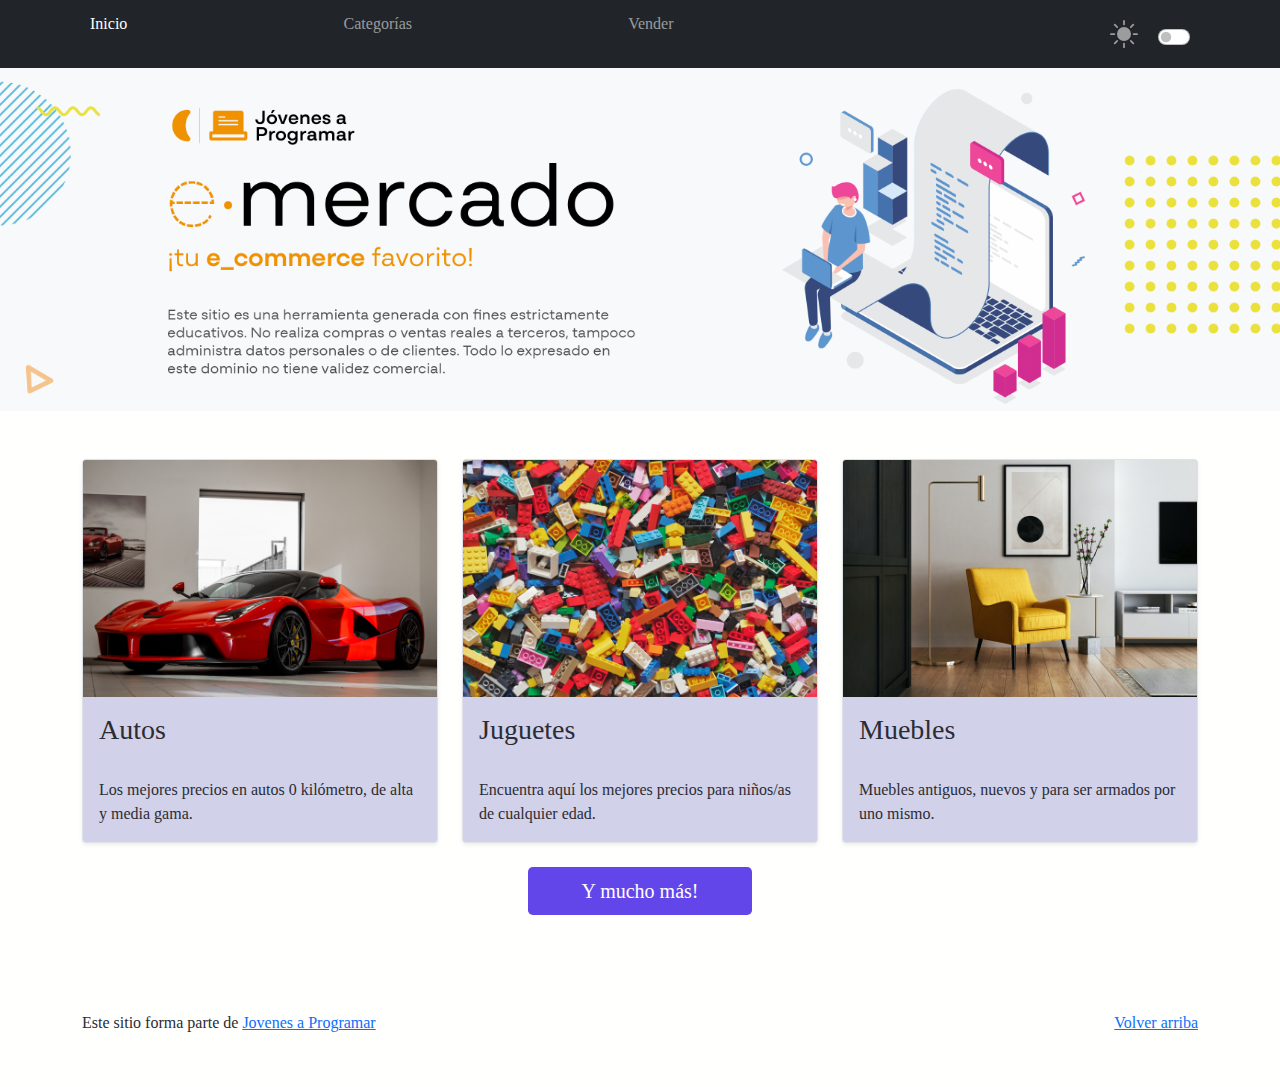
<file: index.html>
<!DOCTYPE html>
<html lang="es">

<head>
  <meta http-equiv="Content-Type" content="text/html; charset=UTF-8">
  <meta name="viewport" content="width=device-width, initial-scale=1, shrink-to-fit=no">
  <title>eMercado - Todo lo que busques está aquí</title>

  <link href="https://fonts.googleapis.com/css?family=Raleway:300,300i,400,400i,700,700i,900,900i" rel="stylesheet">
  <link href="css/bootstrap.min.css" rel="stylesheet">
  <link href="css/styles.css" rel="stylesheet">
  
  
  
  
</head>

<body>
  <!-- El DIV OVERLAY sirve para dar el mensaje de alerta cuando NO HAY DATOS DE SESION EN LOCAL STORAGE  -->
  <div id="overlay">
    <div id="message"><p>Hemos notado que no iniciaste sesion <br> Para mejorar tu experiencia te enviaremos al Login</p></div>
  </div>
<!-- --------------------------------------------------------------------------------------------------------- -->
  <!-- El DIV OVERLAY sirve para dar el mensaje de alerta cuando NO HAY DATOS DE SESION EN LOCAL STORAGE  -->
  <div id="overlay">
    <div id="message"><p>Hemos notado que no iniciaste sesion <br> Para mejorar tu experiencia te enviaremos al Login</p></div>
  </div>
<!-- --------------------------------------------------------------------------------------------------------- -->
  <nav class="navbar navbar-expand-lg navbar-dark bg-dark p-1">
    <div class="container">
      <button class="navbar-toggler" type="button" data-bs-toggle="collapse" data-bs-target="#navbarNav"
        aria-controls="navbarNav" aria-expanded="false" aria-label="Toggle navigation">
        <span class="navbar-toggler-icon"></span>
      </button>
      <div class="collapse navbar-collapse" id="navbarNav">
        <ul class="navbar-nav w-100 justify-content-between">
          <li class="nav-item">
            <a class="nav-link active" href="index.html">Inicio</a>
          </li>
          <li class="nav-item">
            <a class="nav-link" href="categories.html">Categorías</a>
          </li>
          <li class="nav-item">
            <a class="nav-link" href="sell.html">Vender</a>
          </li>
          <li class="nav-item">
            <a class="nav-link" id="user-email" data-bs-toggle="offcanvas" href="#offcanvasExample" role="button" aria-controls="offcanvasExample" >Tu Correo</a>
        </li>
        <li class="nav-item">
          <a class="nav-link inactiveLink" id="dark-theme" href=""></a>
          
      
      </li>
    </ul>
    <div class="form-check form-switch pt-1" title="Cambiar tema">
      <input class="form-check-input" type="checkbox" role="switch" id="theme-selector">
    </div>
</div>
</div>
</nav>
<div class="offcanvas offcanvas-end" tabindex="-1" id="offcanvasExample" aria-labelledby="offcanvasExampleLabel">
  <div class="offcanvas-header">
    <h5 class="offcanvas-title" id="sidebarEmail"></h5>
    <button type="button" class="btn-close" data-bs-dismiss="offcanvas" aria-label="Close"></button>
  </div>
  <div class="offcanvas-body">
    <div>
      <div class="sidebar-links">
        <ul class="sidebar-list">
          <li>
            <a class="sidebar-list" id="" href="my-profile.html"><svg viewBox="0 0 8.4666669 8.4666669" 
              id="svg8" version="1.1" xmlns="http://www.w3.org/2000/svg" xmlns:cc="http://creativecommons.org/ns#"
               xmlns:dc="http://purl.org/dc/elements/1.1/" xmlns:inkscape="http://www.inkscape.org/namespaces/inkscape"
                xmlns:rdf="http://www.w3.org/1999/02/22-rdf-syntax-ns#" xmlns:sodipodi="http://sodipodi.sourceforge.net/DTD/sodipodi-0.dtd"
                 xmlns:svg="http://www.w3.org/2000/svg" fill="#000000" stroke="#000000"><g id="SVGRepo_bgCarrier" stroke-width="0">
                  
                 </g><g id="SVGRepo_tracerCarrier" stroke-linecap="round" stroke-linejoin="round"></g><g id="SVGRepo_iconCarrier"> <defs id="defs2"></defs> <g id="layer1" transform="translate(0,-288.53332)"> <path d="M 15.996094 1.0039062 C 11.589664 1.0039062 8.0019573 4.5916469 8.0019531 8.9980469 C 8.0019557 11.774941 9.4291681 14.22817 11.585938 15.664062 C 5.4606227 17.55205 0.99608756 23.262484 0.99609375 30 A 1.0001 1.0001 0 0 0 2 31.003906 L 30 31.003906 A 1.0001 1.0001 0 0 0 30.996094 30 C 30.9961 23.263163 26.534518 17.552631 20.410156 15.664062 C 22.569029 14.228159 23.998044 11.774891 23.998047 8.9980469 C 23.998043 4.5916469 20.402524 1.0039062 15.996094 1.0039062 z M 15.996094 2.9960938 C 19.321645 2.9960938 21.998044 5.6725162 21.998047 8.9980469 C 21.998044 12.323615 19.321645 15 15.996094 15 C 12.670543 15 10.001956 12.323615 10.001953 8.9980469 C 10.001956 5.6725162 12.670543 2.9960938 15.996094 2.9960938 z M 15.996094 17 C 22.834013 17 28.271717 22.305487 28.804688 29.003906 L 3.1972656 29.003906 C 3.7302358 22.305487 9.1581737 17 15.996094 17 z " id="path935" style="color:#FFFFFF;font-style:normal;font-variant:normal;font-weight:normal;font-stretch:normal;font-size:medium;line-height:normal;font-family:sans-serif;font-variant-ligatures:normal;font-variant-position:normal;font-variant-caps:normal;font-variant-numeric:normal;font-variant-alternates:normal;font-feature-settings:normal;text-indent:0;text-align:start;text-decoration:none;text-decoration-line:none;text-decoration-style:solid;text-decoration-color:#FFFFFF;letter-spacing:normal;word-spacing:normal;text-transform:none;writing-mode:lr-tb;direction:ltr;text-orientation:mixed;dominant-baseline:auto;baseline-shift:baseline;text-anchor:start;white-space:normal;shape-padding:0;clip-rule:nonzero;display:inline;overflow:visible;visibility:visible;opacity:1;isolation:auto;mix-blend-mode:normal;color-interpolation:sRGB;color-interpolation-filters:linearRGB;solid-color:#FFFFFF;solid-opacity:1;vector-effect:none;fill:#FFFFFF;fill-opacity:1;fill-rule:nonzero;stroke:none;stroke-width:1.99999988;stroke-linecap:round;stroke-linejoin:round;stroke-miterlimit:4;stroke-dasharray:none;stroke-dashoffset:0;stroke-opacity:1;paint-order:stroke fill markers;color-rendering:auto;image-rendering:auto;shape-rendering:auto;text-rendering:auto;enable-background:accumulate" transform="matrix(0.26458333,0,0,0.26458333,0,288.53332)"></path> </g> </g></svg>Mi perfil</a>
          </li>
          <li>
            <a class="sidebar-list" id="" href="cart.html"><svg viewBox="0 0 24 24" fill="none" xmlns="http://www.w3.org/2000/svg" stroke="#000000"><g id="SVGRepo_bgCarrier" stroke-width="0"></g><g id="SVGRepo_tracerCarrier" stroke-linecap="round" stroke-linejoin="round"></g><g id="SVGRepo_iconCarrier"> <path d="M6.29977 5H21L19 12H7.37671M20 16H8L6 3H3M9 20C9 20.5523 8.55228 21 8 21C7.44772 21 7 20.5523 7 20C7 19.4477 7.44772 19 8 19C8.55228 19 9 19.4477 9 20ZM20 20C20 20.5523 19.5523 21 19 21C18.4477 21 18 20.5523 18 20C18 19.4477 18.4477 19 19 19C19.5523 19 20 19.4477 20 20Z" stroke="#FFFFFF" stroke-width="2" stroke-linecap="round" stroke-linejoin="round"></path> </g></svg>Carrito</a>
          </li>
        </ul>

      </div>
      <a class="sidebar-content text-decoration-none" id="cerrarSesion" href="login.html">Cerrar Sesión</a>
    </div>
  </div>
</div>
  <main>
    <img id="coverIndex" src="img/cover_back.png" alt="cover de la pagina">
    <div class="album py-5 cardContainer">
      <div class="container">
        <div class="row">
          <div class="col-md-4">
            <div class="card mb-4 shadow-sm custom-card cursor-active border" id="autos">
              <img class="bd-placeholder-img card-img-top" src="img/cars_index.jpg"
                alt="Imgagen representativa de la categoría 'Autos'">
              <h3 class="m-3">Autos</h3>
              <div class="card-body">
                <p class="card-text">Los mejores precios en autos 0 kilómetro, de alta y media gama.</p>
              </div>
            </div>
          </div>
          <div class="col-md-4">
            <div class="card mb-4 shadow-sm custom-card cursor-active border" id="juguetes">
              <img class="bd-placeholder-img card-img-top" src="img/toys_index.jpg"
                alt="Imgagen representativa de la categoría 'Juguetes'">
              <h3 class="m-3">Juguetes</h3>
              <div class="card-body">
                <p class="card-text">Encuentra aquí los mejores precios para niños/as de cualquier edad.</p>
              </div>
            </div>
          </div>
          <div class="col-md-4">
            <div class="card mb-4 shadow-sm custom-card cursor-active border" id="muebles">
              <img class="bd-placeholder-img card-img-top" src="img/furniture_index.jpg"
                alt="Imgagen representativa de la categoría 'Muebles'">
              <h3 class="m-3">Muebles</h3>
              <div class="card-body">
                <p class="card-text">Muebles antiguos, nuevos y para ser armados por uno mismo.</p>
              </div>
            </div>
          </div>
        </div>
        <div class="row btnPlace">
          <a class="btn btn-lg btn-block" href="categories.html">Y mucho más!</a>
        </div>
      </div>
    </div>
  </main>
  <footer class="text-muted">
    <div class="container">
      <p class="float-end">
        <a href="#">Volver arriba</a>
      </p>
      <p>Este sitio forma parte de <a href="https://jovenesaprogramar.edu.uy/" target="_blank">Jovenes a Programar</a></p>
    </div>
  </footer>
  <script src="js/helpers.js"></script>
  <script src="js/bootstrap.bundle.min.js"></script>
  <script src="js/init.js"></script>
  <script src="js/init.js"></script>
  <script src="js/index.js"></script>
  <!-- <script src="/js/login.js"></script> -->
  
  <!-- <script src="/js/login.js"></script> -->
  
</body>

</html>
</file>
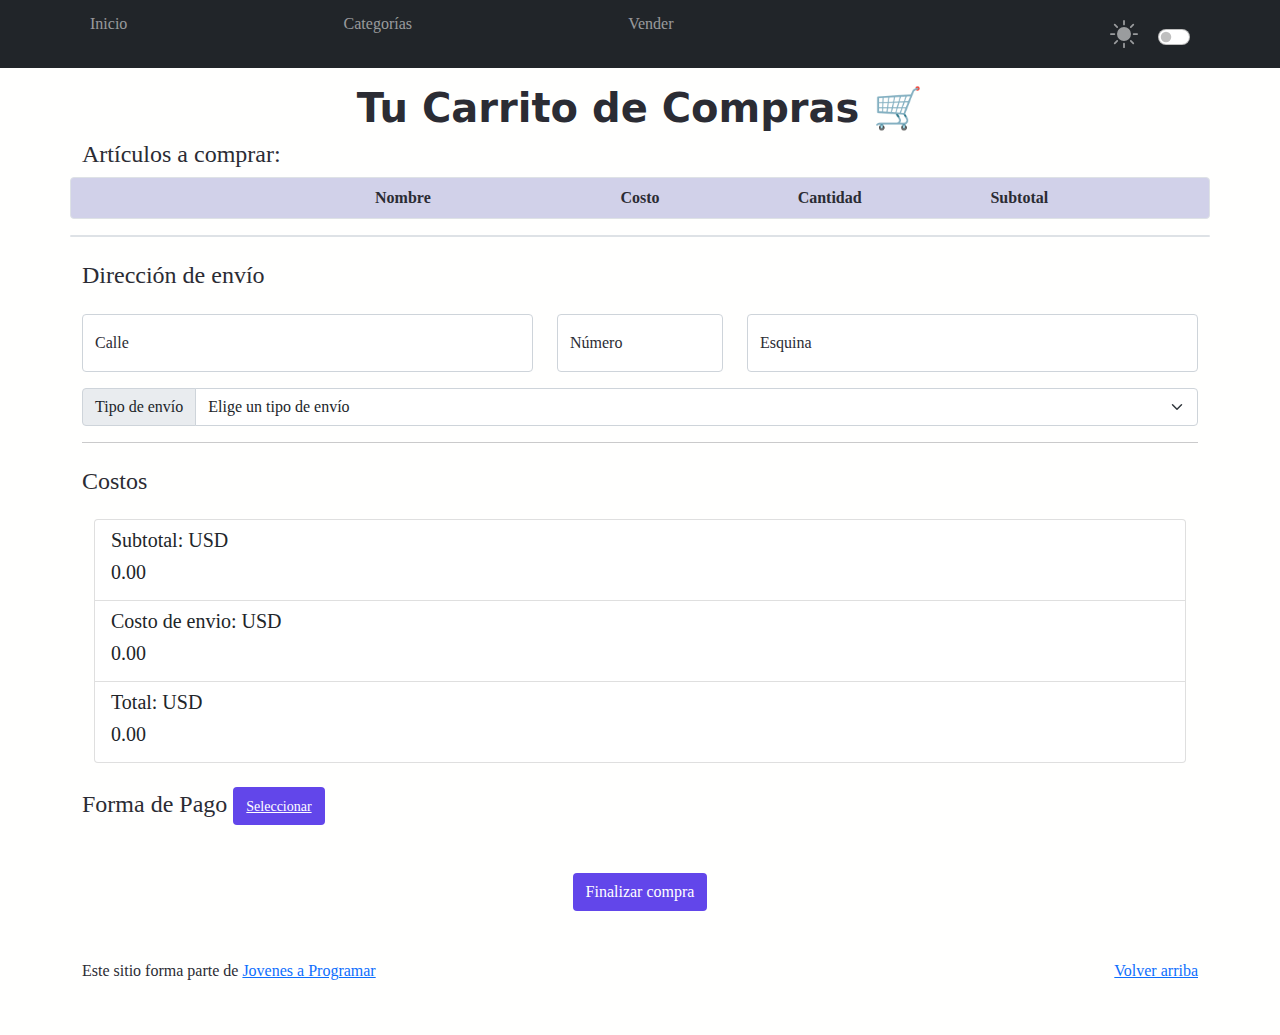
<file: cart.html>
<!DOCTYPE html>
<html lang="es">

<head>
  <meta http-equiv="Content-Type" content="text/html; charset=UTF-8">
  <meta name="viewport" content="width=device-width, initial-scale=1, shrink-to-fit=no">
  <title>eMercado - Todo lo que busques está aquí</title>

  <link href="https://fonts.googleapis.com/css?family=Raleway:300,300i,400,400i,700,700i,900,900i" rel="stylesheet">
  <link href="css/bootstrap.min.css" rel="stylesheet">
  <link href="css/font-awesome.min.css" rel="stylesheet">
  <link href="css/styles.css" rel="stylesheet">
  <link href="css/cart.css" type="text/css" rel="stylesheet">

</head>

<body>
  <nav class="navbar navbar-expand-lg navbar-dark bg-dark p-1">
    <div class="container">
      <button class="navbar-toggler" type="button" data-bs-toggle="collapse" data-bs-target="#navbarNav"
        aria-controls="navbarNav" aria-expanded="false" aria-label="Toggle navigation">
        <span class="navbar-toggler-icon"></span>
      </button>
      <div class="collapse navbar-collapse" id="navbarNav">
        <ul class="navbar-nav w-100 justify-content-between">
          <li class="nav-item">
            <a class="nav-link" href="index.html">Inicio</a>
          </li>
          <li class="nav-item">
            <a class="nav-link" href="categories.html">Categorías</a>
          </li>
          <li class="nav-item">
            <a class="nav-link" href="sell.html">Vender</a>
          </li>
          <li class="nav-item">
            <a class="nav-link" id="user-email" data-bs-toggle="offcanvas" href="#offcanvasExample" role="button"
              aria-controls="offcanvasExample">Tu Correo</a>
          </li>
          <li class="nav-item">
            <a class="nav-link inactiveLink" id="dark-theme" href=""></a>
          </li>
        </ul>
        <div class="form-check form-switch pt-1">
          <input class="form-check-input" type="checkbox" role="switch" id="theme-selector">
        </div>
      </div>
    </div>
  </nav>
  <div class="offcanvas offcanvas-end" tabindex="-1" id="offcanvasExample" aria-labelledby="offcanvasExampleLabel">
    <div class="offcanvas-header">
      <h5 class="offcanvas-title" id="sidebarEmail"></h5>
      <button type="button" class="btn-close" data-bs-dismiss="offcanvas" aria-label="Close"></button>
    </div>
    <div class="offcanvas-body">
      <div>
        <div class="sidebar-links">
          <ul class="sidebar-list">
            <li>
              <a class="sidebar-list" id="" href="my-profile.html"><svg viewBox="0 0 8.4666669 8.4666669" 
                id="svg8" version="1.1" xmlns="http://www.w3.org/2000/svg" xmlns:cc="http://creativecommons.org/ns#"
                 xmlns:dc="http://purl.org/dc/elements/1.1/" xmlns:inkscape="http://www.inkscape.org/namespaces/inkscape"
                  xmlns:rdf="http://www.w3.org/1999/02/22-rdf-syntax-ns#" xmlns:sodipodi="http://sodipodi.sourceforge.net/DTD/sodipodi-0.dtd"
                   xmlns:svg="http://www.w3.org/2000/svg" fill="#000000" stroke="#000000"><g id="SVGRepo_bgCarrier" stroke-width="0">
                    
                   </g><g id="SVGRepo_tracerCarrier" stroke-linecap="round" stroke-linejoin="round"></g><g id="SVGRepo_iconCarrier"> <defs id="defs2"></defs> <g id="layer1" transform="translate(0,-288.53332)"> <path d="M 15.996094 1.0039062 C 11.589664 1.0039062 8.0019573 4.5916469 8.0019531 8.9980469 C 8.0019557 11.774941 9.4291681 14.22817 11.585938 15.664062 C 5.4606227 17.55205 0.99608756 23.262484 0.99609375 30 A 1.0001 1.0001 0 0 0 2 31.003906 L 30 31.003906 A 1.0001 1.0001 0 0 0 30.996094 30 C 30.9961 23.263163 26.534518 17.552631 20.410156 15.664062 C 22.569029 14.228159 23.998044 11.774891 23.998047 8.9980469 C 23.998043 4.5916469 20.402524 1.0039062 15.996094 1.0039062 z M 15.996094 2.9960938 C 19.321645 2.9960938 21.998044 5.6725162 21.998047 8.9980469 C 21.998044 12.323615 19.321645 15 15.996094 15 C 12.670543 15 10.001956 12.323615 10.001953 8.9980469 C 10.001956 5.6725162 12.670543 2.9960938 15.996094 2.9960938 z M 15.996094 17 C 22.834013 17 28.271717 22.305487 28.804688 29.003906 L 3.1972656 29.003906 C 3.7302358 22.305487 9.1581737 17 15.996094 17 z " id="path935" style="color:#FFFFFF;font-style:normal;font-variant:normal;font-weight:normal;font-stretch:normal;font-size:medium;line-height:normal;font-family:sans-serif;font-variant-ligatures:normal;font-variant-position:normal;font-variant-caps:normal;font-variant-numeric:normal;font-variant-alternates:normal;font-feature-settings:normal;text-indent:0;text-align:start;text-decoration:none;text-decoration-line:none;text-decoration-style:solid;text-decoration-color:#FFFFFF;letter-spacing:normal;word-spacing:normal;text-transform:none;writing-mode:lr-tb;direction:ltr;text-orientation:mixed;dominant-baseline:auto;baseline-shift:baseline;text-anchor:start;white-space:normal;shape-padding:0;clip-rule:nonzero;display:inline;overflow:visible;visibility:visible;opacity:1;isolation:auto;mix-blend-mode:normal;color-interpolation:sRGB;color-interpolation-filters:linearRGB;solid-color:#FFFFFF;solid-opacity:1;vector-effect:none;fill:#FFFFFF;fill-opacity:1;fill-rule:nonzero;stroke:none;stroke-width:1.99999988;stroke-linecap:round;stroke-linejoin:round;stroke-miterlimit:4;stroke-dasharray:none;stroke-dashoffset:0;stroke-opacity:1;paint-order:stroke fill markers;color-rendering:auto;image-rendering:auto;shape-rendering:auto;text-rendering:auto;enable-background:accumulate" transform="matrix(0.26458333,0,0,0.26458333,0,288.53332)"></path> </g> </g></svg>Mi perfil</a>
            </li>
            <li>
              <a class="sidebar-list" id="" href="cart.html"><svg viewBox="0 0 24 24" fill="none" xmlns="http://www.w3.org/2000/svg" stroke="#000000"><g id="SVGRepo_bgCarrier" stroke-width="0"></g><g id="SVGRepo_tracerCarrier" stroke-linecap="round" stroke-linejoin="round"></g><g id="SVGRepo_iconCarrier"> <path d="M6.29977 5H21L19 12H7.37671M20 16H8L6 3H3M9 20C9 20.5523 8.55228 21 8 21C7.44772 21 7 20.5523 7 20C7 19.4477 7.44772 19 8 19C8.55228 19 9 19.4477 9 20ZM20 20C20 20.5523 19.5523 21 19 21C18.4477 21 18 20.5523 18 20C18 19.4477 18.4477 19 19 19C19.5523 19 20 19.4477 20 20Z" stroke="#FFFFFF" stroke-width="2" stroke-linecap="round" stroke-linejoin="round"></path> </g></svg>Carrito</a>
            </li>
          </ul>

        </div>
        <a class="sidebar-content text-decoration-none" id="cerrarSesion" href="login.html">Cerrar Sesión</a>
      </div>
    </div>
  </div>

  <main>
    <h1 class="text-center fw-bold pt-3">Tu Carrito de Compras 🛒</h1>

    <div class="container">
      <h4 class="">Artículos a comprar:</h4>
      <div class="row border rounded d-flex justify-content-between py-2 fw-bold cart-info">
        <div class="d-none d-sm-block col-sm-2 text-center p-0"></div>
        <div class="col-3 col-sm-3 text-center p-0">Nombre</div>
        <div class="d-none d-sm-block col-sm-2 text-center p-0">Costo</div>
        <div class="col-3 col-sm-2 text-center p-0">Cantidad</div>
        <div class="col-5 col-sm-2 text-center fw-bold p-0">Subtotal</div>
        <div class="col-1 col-sm-1 p-0"></div>
      </div>
      <!-- ARTICULOS CARGADOS AL CARRITO -->
      <div id="cartProducts" class="row border rounded d-flex align-items-center justify-content-between mt-3"></div>
    </div>
    <div class="container-fluid">
      <div class="container">
        <!-- DIRECCION DE ENVIO -->
        <h4 class="my-4">Dirección de envío</h4>
        <form class="needs-validation" novalidate>
          <div class="row">
            <div class="col-lg-5 col-8">
              <div class="form-floating mb-3">
                <input type="text" class="form-control" id="streetA" placeholder="Calle" required>
                <label for="streetA">Calle</label>
                <div class="invalid-feedback">
                  Ingresa una calle
                </div>
              </div>
            </div>
            <div class="col-lg-2 col-4">
              <div class="form-floating">
                <input type="number" class="form-control" id="numberA" placeholder="Numero" required>
                <label for="numberA">Número</label>
                <div class="invalid-feedback">
                  Ingresa un número
                </div>
              </div>
            </div>
            <div class="col-lg-5 col-8 mb-3">
              <div class="form-floating">
                <input type="text" class="form-control" id="cornerA" placeholder="Esquina" required>
                <label for="cornerA">Esquina</label>
                <div class="invalid-feedback">
                  Ingresa una esquina
                </div>
              </div>
            </div>
          </div>
          <div class="input-group mb-3" style="z-index: 0;">
            <label class="input-group-text" for="selectShip">Tipo de envío</label>
            <select class="form-select" id="selectShip" required>
              <option disabled selected value="disabled">Elige un tipo de envío</option>
              <option value="premium">Premium de 2 a 5 días (15%)</option>
              <option value="express">Express de 5 a 8 días (7%)</option>
              <option value="standard">Standard de 12 a 15 días (5%) </option>
            </select>
          </div>
          <hr>
          <!-- COSTOS DE ENVIO -->
          <h4 class="my-4">Costos</h4>
          <div class="container">
            <div class="list-group">
              <div class="list-group-item">
                <h5>Subtotal: USD<h5 id="subtotalSum"></h5>
                </h5>
              </div>
              <div class="list-group-item Total">
                <h5>Costo de envio: USD<h5 id="deliveryFee"></h5>
                </h5>
              </div>
              <div class="list-group-item">
                <h5>Total: USD<h5 id="totalPrice"></h5>
                </h5>
              </div>
            </div>
          </div>


          <div class="my-4" id="selectMethodPayment"> <!-- FORMA DE PAGO MODAL -->
            <h4 id="text">Forma de Pago
            <!-- Button trigger modal "SELECCIONAR METODO DE PAGO" -->
            <button type="button" id="btnSelectPay" class="btn btn-link" data-bs-toggle="modal" data-bs-target="#staticBackdrop" required>
              <span class="small">Seleccionar</span>
            </button>
            <div id="text-feedback" class="invalid-feedback">Selecciona una forma de pago</div>
            </h4>
            <!-- Modal -->
            <div class="modal fade" id="staticBackdrop" data-bs-backdrop="static" data-bs-keyboard="false" tabindex="-1"
              aria-labelledby="staticBackdropLabel" aria-hidden="true">
              <div class="modal-dialog modal-dialog-centered">
                <div class="modal-content">
                  <div class="modal-header">
                    <h1 class="modal-title fs-5" id="staticBackdropLabel">Forma de pago</h1>
                    <!-- ASIGNAR VARIABLE COLOR MODO OSCURO **************************************** -->
                  </div>
                  <!-- BODY DEL MODAL CON GRILLA DE BOOTSTRAP -->
                  <div class="modal-body">
                    <div class="container-fluid">
                      <div class="row"> <!-- ELEGIR TARJETA DE CREDITO -->
                        <div class="col-9 col-md-5 mb-1"><label><input id="cardCheck" type="radio" name="payMethod" value="card">
                            Tarjeta de crédito</label></div>
                        <div class="col-3 col-md-2" id="cardIcon"></div>
                        <div class="col-12 col-md-5">
                          <div class="input-group mb-3" style="z-index: 0;">
                              <select class="form-select" id="cardSelected" required>
                              <option disabled selected value="disabled">Elegir tarjeta</option>
                              <option value="Visa">Visa</option>
                              <option value="Master">Master</option>
                            </select>
                          </div>
                        </div>
                      </div>
                      <div class="row"> <!-- DATOS DE LA TARJETA DE CREDITO -->
                        <div class="col-md-9">
                          <div class="form-floating">
                            <input type="number" class="form-control" id="cardNumber" placeholder="Número de tarjeta">
                            <label for="cardNumber">Número de tarjeta</label>
                          </div>
                        </div>
                        <div class="col-md-3">
                          <div class="form-floating">
                            <input type="number" class="form-control" id="cvv" placeholder="CVV"
                              title="Código de seguridad">
                            <label for="cvv">CVV</label>
                          </div>
                        </div>
                      </div>
                      <div class="row">
                        <div class="col-12 mt-3">Fecha de vencimiento</div>
                        <div class="col-md-7 col-9">
                          <div class="form-floating">
                            <input type="month" class="form-control" id="month" placeholder="Mes" min="2023-01">
                            <label for="month">Mes y Año</label>
                          </div>
                        </div>
                     
                      </div>
                      <hr>
                      <div class="row"> <!-- DATOS DE LA TRANSFERENCIA Y CUENTA BANCARIA -->
                        <div class="col-12"><label><input id="bankCheck" type="radio" name="payMethod" value="transfer">
                            Transferencia bancaria</label></div>
                        <div class="col-12 mt-3">
                          <div class="form-floating">
                            <input type="number" class="form-control" id="accountNumber" placeholder="Número de cuenta">
                            <label for="accountNumber">Número de cuenta</label>
                          </div>

                        </div>
                      </div>
                      <!-- FOOTER DEL MODAL -->
                      <div class="modal-footer">
                        <button type="button" id="cancelPay" class="btn-outline-danger" data-bs-dismiss="modal"
                          aria-label="Close">Cancelar</button> 
                        <button id="aceptBtn" type="button" class="btn-outline-success" data-bs-dismiss="modal">Aceptar</button>
                      </div>
                    </div>
                  </div> <!-- modal body -->
                </div> <!-- modal content -->
              </div> <!-- modal dialog -->
            </div> <!-- finish modal -->
         </div>

            <!-- FINALIZAR COMPRA -->
            <div class="text-center">
              <button type="submit" id="btnBuy" class="btn mt-4">Finalizar compra</button>
            </div>
         
        </form>
      </div>
    </div>
    <div id="divAlert"></div>
  </main>

  <footer class="text-muted">
    <div class="container">
      <p class="float-end">
        <a href="#">Volver arriba</a>
      </p>
      <p>Este sitio forma parte de <a href="https://jovenesaprogramar.edu.uy/" target="_blank">Jovenes a Programar</a>
      </p>
    </div>

  </footer>
  <div id="spinner-wrapper">
    <div class="lds-ring">
      <div></div>
      <div></div>
      <div></div>
      <div></div>
    </div>
  </div>
  <script src="js/helpers.js"></script>
  <script src="js/bootstrap.bundle.min.js"></script>
  <script src="js/init.js"></script>
  <script src="js/cart.js"></script>
  <script src="js/products.js"></script>
</body>

</html>
</file>
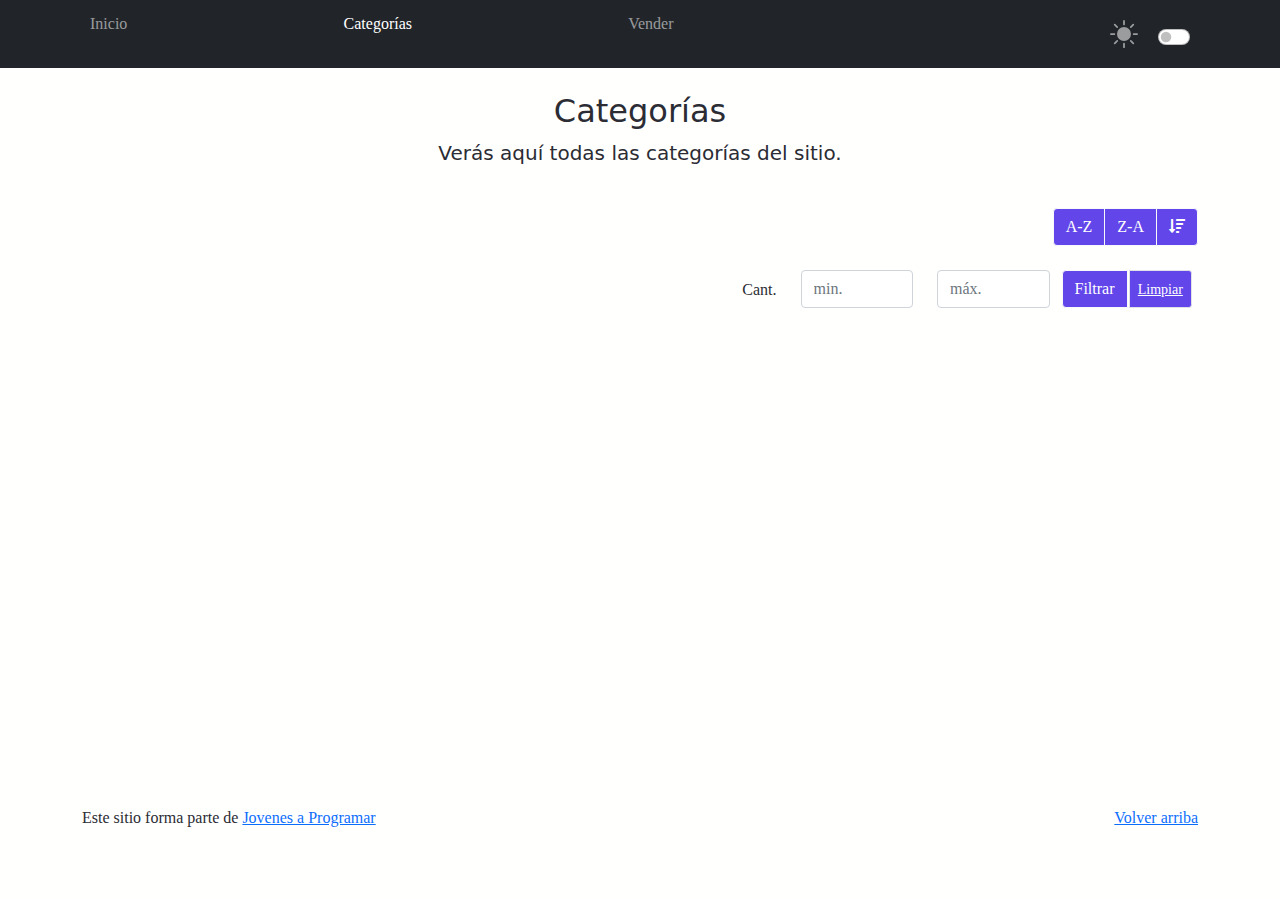
<file: categories.html>
<!DOCTYPE html>
<html lang="es">

<head>
  <meta http-equiv="Content-Type" content="text/html; charset=UTF-8">
  <meta name="viewport" content="width=device-width, initial-scale=1, shrink-to-fit=no">
  <title>eMercado - Todo lo que busques está aquí</title>

  <link href="https://fonts.googleapis.com/css?family=Raleway:300,300i,400,400i,700,700i,900,900i" rel="stylesheet">
  <link href="css/font-awesome.min.css" rel="stylesheet">
  <link href="css/bootstrap.min.css" rel="stylesheet">
  <link href="css/styles.css" rel="stylesheet">
  <link href="css/products.css" rel="stylesheet">
  <link href="css/categories.css" rel="stylesheet">
</head>

<body>
  <nav class="navbar navbar-expand-lg navbar-dark bg-dark p-1">
    <div class="container">
      <button class="navbar-toggler" type="button" data-bs-toggle="collapse" data-bs-target="#navbarNav"
        aria-controls="navbarNav" aria-expanded="false" aria-label="Toggle navigation">
        <span class="navbar-toggler-icon"></span>
      </button>
      <div class="collapse navbar-collapse" id="navbarNav">
        <ul class="navbar-nav w-100 justify-content-between">
          <li class="nav-item">
            <a class="nav-link" href="index.html">Inicio</a>
          </li>
          <li class="nav-item">
            <a class="nav-link active" href="categories.html">Categorías</a>
          </li>
          <li class="nav-item">
            <a class="nav-link" href="sell.html">Vender</a>
          </li>
        </li>
        <li class="nav-item">
          <a class="nav-link" id="user-email" data-bs-toggle="offcanvas" href="#offcanvasExample" role="button" aria-controls="offcanvasExample" >Tu Correo</a>
        </li>          
      <li class="nav-item">
        <a class="nav-link inactiveLink" id="dark-theme" href=""></a>
    </li>
  </ul>
  <div class="form-check form-switch pt-1" title="Cambiar tema">
    <input class="form-check-input" type="checkbox" role="switch" id="theme-selector">
  </div>
    </div>
  </div>
</nav>
<div class="offcanvas offcanvas-end" tabindex="-1" id="offcanvasExample" aria-labelledby="offcanvasExampleLabel">
  <div class="offcanvas-header">
    <h5 class="offcanvas-title" id="sidebarEmail"></h5>
    <button type="button" class="btn-close" data-bs-dismiss="offcanvas" aria-label="Close"></button>
  </div>
  <div class="offcanvas-body">
    <div>
      <div class="sidebar-links">
        <ul class="sidebar-list">
          <li>
            <a class="sidebar-list" id="" href="my-profile.html"><svg viewBox="0 0 8.4666669 8.4666669" 
              id="svg8" version="1.1" xmlns="http://www.w3.org/2000/svg" xmlns:cc="http://creativecommons.org/ns#"
               xmlns:dc="http://purl.org/dc/elements/1.1/" xmlns:inkscape="http://www.inkscape.org/namespaces/inkscape"
                xmlns:rdf="http://www.w3.org/1999/02/22-rdf-syntax-ns#" xmlns:sodipodi="http://sodipodi.sourceforge.net/DTD/sodipodi-0.dtd"
                 xmlns:svg="http://www.w3.org/2000/svg" fill="#000000" stroke="#000000"><g id="SVGRepo_bgCarrier" stroke-width="0">
                  
                 </g><g id="SVGRepo_tracerCarrier" stroke-linecap="round" stroke-linejoin="round"></g><g id="SVGRepo_iconCarrier"> <defs id="defs2"></defs> <g id="layer1" transform="translate(0,-288.53332)"> <path d="M 15.996094 1.0039062 C 11.589664 1.0039062 8.0019573 4.5916469 8.0019531 8.9980469 C 8.0019557 11.774941 9.4291681 14.22817 11.585938 15.664062 C 5.4606227 17.55205 0.99608756 23.262484 0.99609375 30 A 1.0001 1.0001 0 0 0 2 31.003906 L 30 31.003906 A 1.0001 1.0001 0 0 0 30.996094 30 C 30.9961 23.263163 26.534518 17.552631 20.410156 15.664062 C 22.569029 14.228159 23.998044 11.774891 23.998047 8.9980469 C 23.998043 4.5916469 20.402524 1.0039062 15.996094 1.0039062 z M 15.996094 2.9960938 C 19.321645 2.9960938 21.998044 5.6725162 21.998047 8.9980469 C 21.998044 12.323615 19.321645 15 15.996094 15 C 12.670543 15 10.001956 12.323615 10.001953 8.9980469 C 10.001956 5.6725162 12.670543 2.9960938 15.996094 2.9960938 z M 15.996094 17 C 22.834013 17 28.271717 22.305487 28.804688 29.003906 L 3.1972656 29.003906 C 3.7302358 22.305487 9.1581737 17 15.996094 17 z " id="path935" style="color:#FFFFFF;font-style:normal;font-variant:normal;font-weight:normal;font-stretch:normal;font-size:medium;line-height:normal;font-family:sans-serif;font-variant-ligatures:normal;font-variant-position:normal;font-variant-caps:normal;font-variant-numeric:normal;font-variant-alternates:normal;font-feature-settings:normal;text-indent:0;text-align:start;text-decoration:none;text-decoration-line:none;text-decoration-style:solid;text-decoration-color:#FFFFFF;letter-spacing:normal;word-spacing:normal;text-transform:none;writing-mode:lr-tb;direction:ltr;text-orientation:mixed;dominant-baseline:auto;baseline-shift:baseline;text-anchor:start;white-space:normal;shape-padding:0;clip-rule:nonzero;display:inline;overflow:visible;visibility:visible;opacity:1;isolation:auto;mix-blend-mode:normal;color-interpolation:sRGB;color-interpolation-filters:linearRGB;solid-color:#FFFFFF;solid-opacity:1;vector-effect:none;fill:#FFFFFF;fill-opacity:1;fill-rule:nonzero;stroke:none;stroke-width:1.99999988;stroke-linecap:round;stroke-linejoin:round;stroke-miterlimit:4;stroke-dasharray:none;stroke-dashoffset:0;stroke-opacity:1;paint-order:stroke fill markers;color-rendering:auto;image-rendering:auto;shape-rendering:auto;text-rendering:auto;enable-background:accumulate" transform="matrix(0.26458333,0,0,0.26458333,0,288.53332)"></path> </g> </g></svg>Mi perfil</a>
          </li>
          <li>
            <a class="sidebar-list" id="" href="cart.html"><svg viewBox="0 0 24 24" fill="none" xmlns="http://www.w3.org/2000/svg" stroke="#000000"><g id="SVGRepo_bgCarrier" stroke-width="0"></g><g id="SVGRepo_tracerCarrier" stroke-linecap="round" stroke-linejoin="round"></g><g id="SVGRepo_iconCarrier"> <path d="M6.29977 5H21L19 12H7.37671M20 16H8L6 3H3M9 20C9 20.5523 8.55228 21 8 21C7.44772 21 7 20.5523 7 20C7 19.4477 7.44772 19 8 19C8.55228 19 9 19.4477 9 20ZM20 20C20 20.5523 19.5523 21 19 21C18.4477 21 18 20.5523 18 20C18 19.4477 18.4477 19 19 19C19.5523 19 20 19.4477 20 20Z" stroke="#FFFFFF" stroke-width="2" stroke-linecap="round" stroke-linejoin="round"></path> </g></svg>Carrito</a>
          </li>
        </ul>

      </div>
      <a class="sidebar-content text-decoration-none" id="cerrarSesion" href="login.html">Cerrar Sesión</a>
    </div>
  </div>
</div>
  </nav>
  <main class="pb-5">
    <div class="text-center p-4">
      <h2>Categorías</h2>
      <p class="lead">Verás aquí todas las categorías del sitio.</p>
    </div>
    <div class="container">
      <div class="row">
        <div class="col text-end">
          <div class="btn-group btn-group-toggle mb-4" data-bs-toggle="buttons">
            <input type="radio" class="btn-check" name="options" id="sortAsc">
            <label class="btn btn-light" for="sortAsc">A-Z</label>
            <input type="radio" class="btn-check" name="options" id="sortDesc">
            <label class="btn btn-light" for="sortDesc">Z-A</label>
            <input type="radio" class="btn-check" name="options" id="sortByCount" checked>
            <label class="btn btn-light" for="sortByCount"><i class="fas fa-sort-amount-down mr-1"></i></label>
          </div>
        </div>
      </div>
      <div class="row">
        <div class="col-lg-6 offset-lg-6 col-md-12 mb-1 container">
          <div class="row container p-0 m-0">
            <div class="col">
              <p class="font-weight-normal text-end my-2">Cant.</p>
            </div>
            <div class="col">
              <input class="form-control" type="number" placeholder="min." id="rangeFilterCountMin">
            </div>
            <div class="col">
              <input class="form-control" type="number" placeholder="máx." id="rangeFilterCountMax">
            </div>
            <div class="col-3 p-0">
              <div class="btn-group" role="group">
                <button class="btn btn-light btn-block" id="rangeFilterCount">Filtrar</button>
                <button class="btn btn-link btn-sm border" id="clearRangeFilter">Limpiar</button>
              </div>
            </div>
          </div>
        </div>
      </div>
      <div class="row">
        <div class="list-group" id="cat-list-container">
        </div>
      </div>
    </div>
  </main>
  <footer class="text-muted">
    <div class="container">
      <p class="float-end">
        <a href="#">Volver arriba</a>
      </p>
      <p>Este sitio forma parte de <a href="https://jovenesaprogramar.edu.uy/" target="_blank">Jovenes a Programar</a></p>
    </div>
  </footer>
  <div id="spinner-wrapper">
    <div class="lds-ring">
      <div></div>
      <div></div>
      <div></div>
      <div></div>
    </div>
  </div>
  <script src="js/helpers.js"></script>
  <script src="js/bootstrap.bundle.min.js"></script>
  <script src="js/init.js"></script>
  <script src="js/categories.js"></script>
</body>

</html>
</file>
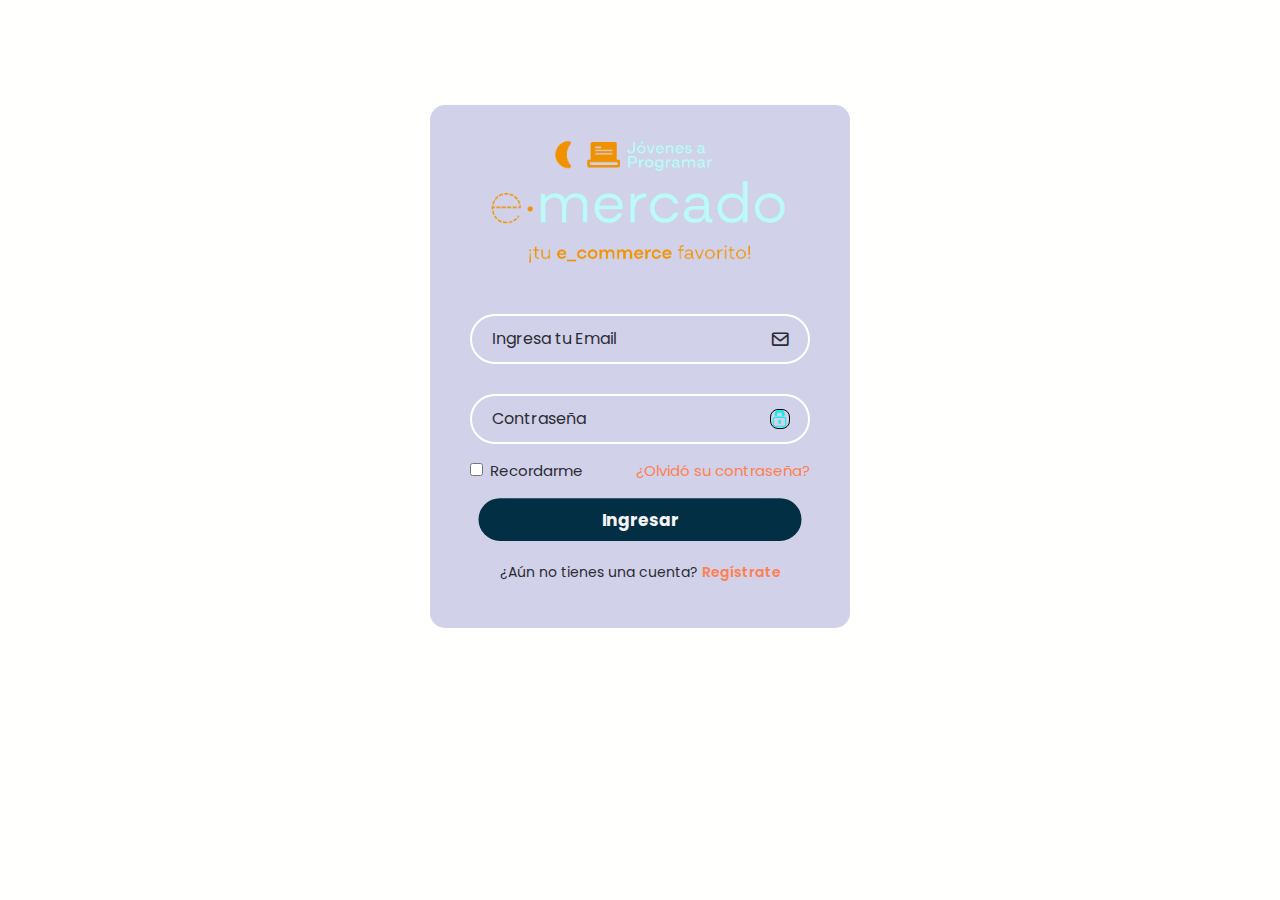
<file: login.html>
<!DOCTYPE html>
<html lang="es">

<head>
  <meta http-equiv="Content-Type" content="text/html; charset=UTF-8">
  <meta name="viewport" content="width=device-width, initial-scale=1, shrink-to-fit=no">
  <title>eMercado - Todo lo que busques está aquí</title>
  
  <!--  <link href="https://fonts.googleapis.com/css?family=Raleway:300,300i,400,400i,700,700i,900,900i" rel="stylesheet"> -->
  <!--  <link href="css/bootstrap.min.css" rel="stylesheet"> -->
  <!-- <link href="css/styles.css" rel="stylesheet"> -->
  <!-- Debajo agrego 2 Links, el 2do es para los íconos en los INPUT -->
  <link rel="stylesheet" href="css/styles.css">
  <link rel="stylesheet" href="css/login.css">
  <link href='https://unpkg.com/boxicons@2.1.4/css/boxicons.min.css' rel='stylesheet'>

</head>

<body>
    <main class="mt-5">
    
    <div class="container">
        <div class="login">
          <form id="loginForm" action="">
            <img id="JAP" src="img/login2.png" alt="e-Mercado">

            <div class="input-box">
          
              <input id="email" autocomplete="off" type="email" placeholder="Ingresa tu Email" title="ejemplo@tuEmail.com" required> 
              <i class='bx bx-envelope'></i>
              
            </div>
            <div class="input-box">
              <input id="password" type="password" placeholder="Contraseña" > 
              <button type="button" id="buttonPassword">
                <span id="hidePassword"><img title="Ver Contraseña" src="icons/hidePassAjustado.png"></span>
                <span id="showPassword"><img title="Ocultar Contraseña" src="icons/showPassAjustado.png"></span>
            </button>
            </div> 

            <div class="remember-forgot">
              <label><input type="checkbox" /> Recordarme </label>
              <a href="#"> ¿Olvidó su contraseña? </a>
            </div>
            
            
            <button type="submit" id="regBtn" class="btn"> Ingresar </button>

            <div class="register">
              <p>
              
                <a href="#">¿Aún no tienes una cuenta? <span id="linkRegistro">Regístrate</span></a>
              </p>
            </div>
          </form>
        </div>
      </div>
    </main>
    <!-- TALVEZ PUEDA USAR EN CSS PARA EL FOOTER UN POSITION : ABSOLUTE / BOTTOM -->
    <!-- <footer class="text-muted">
    <div class="container">
      <p class="float-end">
        <a href="#">Volver arriba</a>
      </p>
      <p>Este sitio forma parte de <a href="https://jovenesaprogramar.edu.uy/" target="_blank">Jovenes a Programar</a></p>
    </div>
  </footer> -->
  <script src="js/helpers.js"></script>
  <script src="js/login.js"></script>
</body>

</html>
</file>
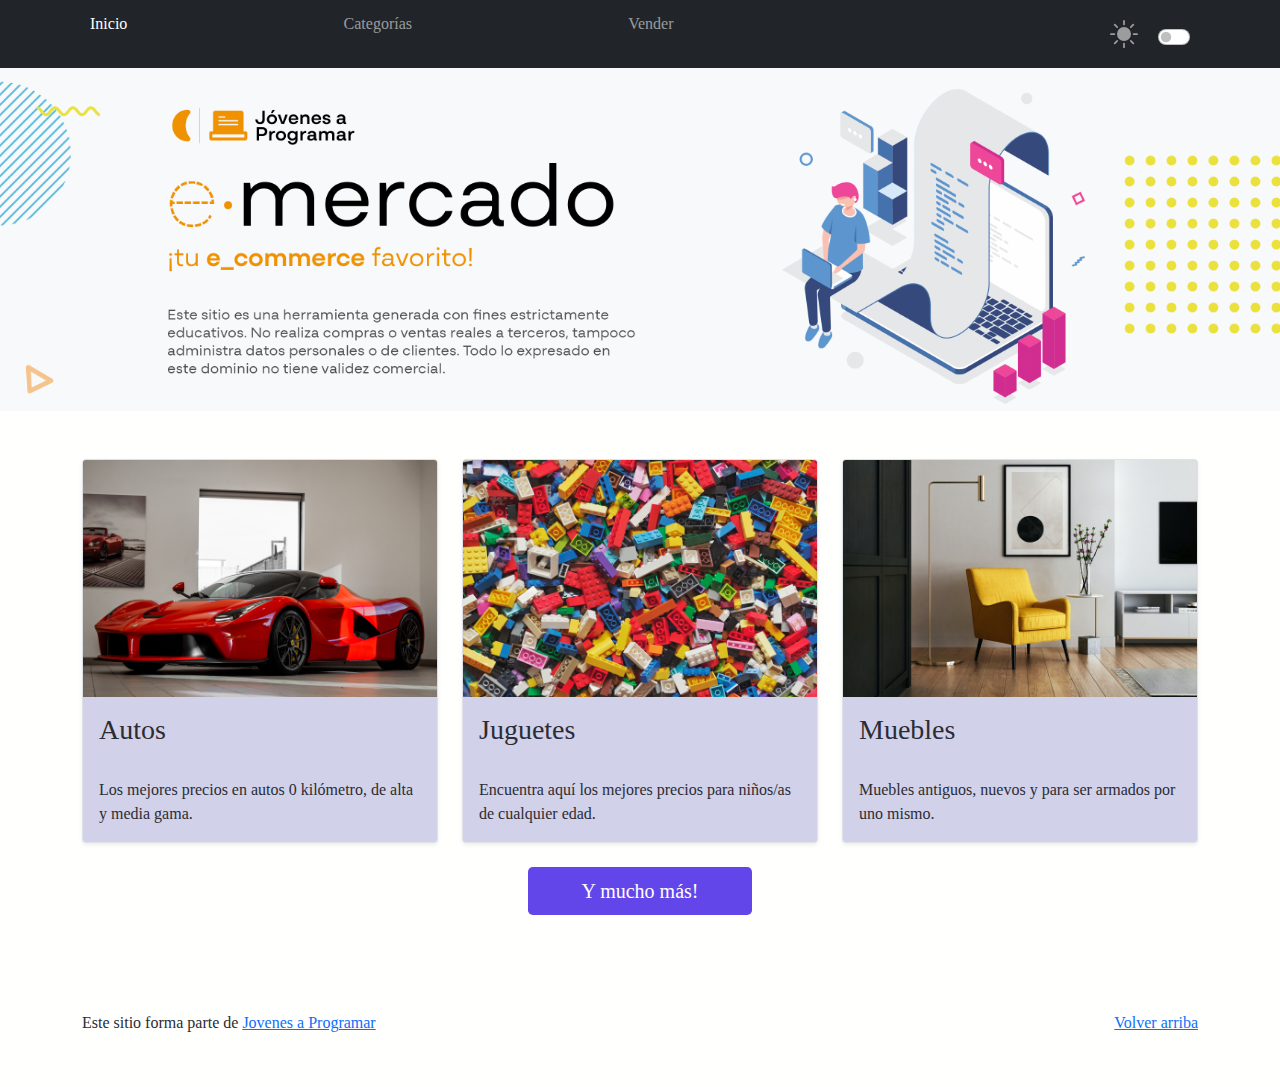
<file: my-profile.html>
<!DOCTYPE html>
<html lang="es">

<head>
  <meta http-equiv="Content-Type" content="text/html; charset=UTF-8">
  <meta name="viewport" content="width=device-width, initial-scale=1, shrink-to-fit=no">
  <title>eMercado - Todo lo que busques está aquí</title>
  <link href="https://fonts.googleapis.com/css?family=Raleway:300,300i,400,400i,700,700i,900,900i" rel="stylesheet">
  <link href="css/bootstrap.min.css" rel="stylesheet">
  <link href="css/styles.css" rel="stylesheet">
  <link href="css/my-profile.css" rel="stylesheet">
  <style>
    .bd-placeholder-img {
      font-size: 1.125rem;
      text-anchor: middle;
      -webkit-user-select: none;
      -moz-user-select: none;
      -ms-user-select: none;
      user-select: none;
    }

    @media (min-width: 768px) {
      .bd-placeholder-img-lg {
        font-size: 3.5rem;
      }
    }
  </style>
</head>

<body>
  <nav class="navbar navbar-expand-lg navbar-dark bg-dark p-1">
    <div class="container">
      <button class="navbar-toggler" type="button" data-bs-toggle="collapse" data-bs-target="#navbarNav"
        aria-controls="navbarNav" aria-expanded="false" aria-label="Toggle navigation">
        <span class="navbar-toggler-icon"></span>
      </button>
      <div class="collapse navbar-collapse" id="navbarNav">
        <ul class="navbar-nav w-100 justify-content-between">
          <li class="nav-item">
            <a class="nav-link" href="index.html">Inicio</a>
          </li>
          <li class="nav-item">
            <a class="nav-link" href="categories.html">Categorías</a>
          </li>
          <li class="nav-item">
            <a class="nav-link" href="sell.html">Vender</a>
          </li>
          <li class="nav-item">
            <a class="nav-link" id="user-email" data-bs-toggle="offcanvas" href="#offcanvasExample" role="button" aria-controls="offcanvasExample" >Tu Correo</a>
        </li>
        <li class="nav-item">
          <a class="nav-link inactiveLink" id="dark-theme" href=""></a>
      
      </li>
    </ul>
    <div class="form-check form-switch pt-1">
      <input class="form-check-input" type="checkbox" role="switch" id="theme-selector">
    </div>
</div>
</div>
</nav>
<div class="offcanvas offcanvas-end" tabindex="-1" id="offcanvasExample" aria-labelledby="offcanvasExampleLabel">
  <div class="offcanvas-header">
    <h5 class="offcanvas-title" id="sidebarEmail"></h5>
    <button type="button" class="btn-close" data-bs-dismiss="offcanvas" aria-label="Close"></button>
  </div>
  <div class="offcanvas-body">
    <div>
      <div class="sidebar-links">
        <ul class="sidebar-list">
          <li>
            <a class="sidebar-list" id="" href="my-profile.html"><svg viewBox="0 0 8.4666669 8.4666669" 
              id="svg8" version="1.1" xmlns="http://www.w3.org/2000/svg" xmlns:cc="http://creativecommons.org/ns#"
               xmlns:dc="http://purl.org/dc/elements/1.1/" xmlns:inkscape="http://www.inkscape.org/namespaces/inkscape"
                xmlns:rdf="http://www.w3.org/1999/02/22-rdf-syntax-ns#" xmlns:sodipodi="http://sodipodi.sourceforge.net/DTD/sodipodi-0.dtd"
                 xmlns:svg="http://www.w3.org/2000/svg" fill="#000000" stroke="#000000"><g id="SVGRepo_bgCarrier" stroke-width="0">
                  
                 </g><g id="SVGRepo_tracerCarrier" stroke-linecap="round" stroke-linejoin="round"></g><g id="SVGRepo_iconCarrier"> <defs id="defs2"></defs> <g id="layer1" transform="translate(0,-288.53332)"> <path d="M 15.996094 1.0039062 C 11.589664 1.0039062 8.0019573 4.5916469 8.0019531 8.9980469 C 8.0019557 11.774941 9.4291681 14.22817 11.585938 15.664062 C 5.4606227 17.55205 0.99608756 23.262484 0.99609375 30 A 1.0001 1.0001 0 0 0 2 31.003906 L 30 31.003906 A 1.0001 1.0001 0 0 0 30.996094 30 C 30.9961 23.263163 26.534518 17.552631 20.410156 15.664062 C 22.569029 14.228159 23.998044 11.774891 23.998047 8.9980469 C 23.998043 4.5916469 20.402524 1.0039062 15.996094 1.0039062 z M 15.996094 2.9960938 C 19.321645 2.9960938 21.998044 5.6725162 21.998047 8.9980469 C 21.998044 12.323615 19.321645 15 15.996094 15 C 12.670543 15 10.001956 12.323615 10.001953 8.9980469 C 10.001956 5.6725162 12.670543 2.9960938 15.996094 2.9960938 z M 15.996094 17 C 22.834013 17 28.271717 22.305487 28.804688 29.003906 L 3.1972656 29.003906 C 3.7302358 22.305487 9.1581737 17 15.996094 17 z " id="path935" style="color:#FFFFFF;font-style:normal;font-variant:normal;font-weight:normal;font-stretch:normal;font-size:medium;line-height:normal;font-family:sans-serif;font-variant-ligatures:normal;font-variant-position:normal;font-variant-caps:normal;font-variant-numeric:normal;font-variant-alternates:normal;font-feature-settings:normal;text-indent:0;text-align:start;text-decoration:none;text-decoration-line:none;text-decoration-style:solid;text-decoration-color:#FFFFFF;letter-spacing:normal;word-spacing:normal;text-transform:none;writing-mode:lr-tb;direction:ltr;text-orientation:mixed;dominant-baseline:auto;baseline-shift:baseline;text-anchor:start;white-space:normal;shape-padding:0;clip-rule:nonzero;display:inline;overflow:visible;visibility:visible;opacity:1;isolation:auto;mix-blend-mode:normal;color-interpolation:sRGB;color-interpolation-filters:linearRGB;solid-color:#FFFFFF;solid-opacity:1;vector-effect:none;fill:#FFFFFF;fill-opacity:1;fill-rule:nonzero;stroke:none;stroke-width:1.99999988;stroke-linecap:round;stroke-linejoin:round;stroke-miterlimit:4;stroke-dasharray:none;stroke-dashoffset:0;stroke-opacity:1;paint-order:stroke fill markers;color-rendering:auto;image-rendering:auto;shape-rendering:auto;text-rendering:auto;enable-background:accumulate" transform="matrix(0.26458333,0,0,0.26458333,0,288.53332)"></path> </g> </g></svg>Mi perfil</a>
          </li>
          <li>
            <a class="sidebar-list" id="" href="cart.html"><svg viewBox="0 0 24 24" fill="none" xmlns="http://www.w3.org/2000/svg" stroke="#000000"><g id="SVGRepo_bgCarrier" stroke-width="0"></g><g id="SVGRepo_tracerCarrier" stroke-linecap="round" stroke-linejoin="round"></g><g id="SVGRepo_iconCarrier"> <path d="M6.29977 5H21L19 12H7.37671M20 16H8L6 3H3M9 20C9 20.5523 8.55228 21 8 21C7.44772 21 7 20.5523 7 20C7 19.4477 7.44772 19 8 19C8.55228 19 9 19.4477 9 20ZM20 20C20 20.5523 19.5523 21 19 21C18.4477 21 18 20.5523 18 20C18 19.4477 18.4477 19 19 19C19.5523 19 20 19.4477 20 20Z" stroke="#FFFFFF" stroke-width="2" stroke-linecap="round" stroke-linejoin="round"></path> </g></svg>Carrito</a>
          </li>
        </ul>

      </div>
      <a class="sidebar-content text-decoration-none" id="cerrarSesion" href="login.html">Cerrar Sesión</a>
    </div>
  </div>
</div>
  <main>
    <h1>Tus datos:</h1>
    <div class="row justify-content-center">
      <img src="img\defaultProfilePicture.jpg" alt="" class="col-md-3" id="displayImage">
  </div>
  <div class="row justify-content-center">
    <input type="file" class="d-block img-Input pt-1" id="imgInput"/>
    <div class="col-1 text-center pe-5 pt-3" id="deleteImage"><svg xmlns="http://www.w3.org/2000/svg" width="16" height="16" fill="red" class="bi bi-x-circle" viewBox="0 0 16 16">
      <path d="M8 15A7 7 0 1 1 8 1a7 7 0 0 1 0 14zm0 1A8 8 0 1 0 8 0a8 8 0 0 0 0 16z"/>
      <path d="M4.646 4.646a.5.5 0 0 1 .708 0L8 7.293l2.646-2.647a.5.5 0 0 1 .708.708L8.707 8l2.647 2.646a.5.5 0 0 1-.708.708L8 8.707l-2.646 2.647a.5.5 0 0 1-.708-.708L7.293 8 4.646 5.354a.5.5 0 0 1 0-.708z"/>
    </svg></div></div>
  
    <hr>
    <div class="userInfo container p-5">
      <form id="dataUserForm">
        <div class="row mb-3">
          <div class="col-md-6 form-group">
            <label for="name">Nombre *</label>
            <input type="text" class="form-control" id="name">
            <div class="invalid-feedback">
              <em> (*) Campo obligatorio </em>
            </div>
      </div>
      <div class="col-md-6">
        <label for="second-name">Segundo nombre</label>
        <input type="text" class="form-control" id="second-name">
      </div>
      </div>
      <div class="row mb-3">
        <div class="col-md-6 form-group">
          <label for="last-name">Apellido *</label>
          <input type="text" class="form-control" id="last-name">  
          <div class="invalid-feedback">
            <em> (*) Campo obligatorio </em>
          </div>
        </div>
        <div class="col-md-6 form-group">
          <label for="second-last-name">Segundo apellido</label>
          <input type="text" class="form-control" id="second-last-name">  
        </div>
      </div>
      <div class="row mb-3">
        <div class="col-md-6 form-group">
          <label for="email">Email *</label>
          <input type="text" class="form-control" id="email">  
          <div class="invalid-feedback">
            <em> (*) Campo obligatorio </em>
          </div>
        </div>
        <div class="col-md-6 form-group">
          <label for="phone-number">Número de contacto</label>
          <input type="number" class="form-control" id="phone-number">  
        </div>
      </div>      
    </div>
    <div class="row justify-content-center">
    <button type="submit" class="col-md-3 btn" style="width: 200px;" id="btnSaveData">Guardar mis datos</button>
  </div>
  </form>
<div id="alert"></div>
  </main>
  <footer class="text-muted">
    <div class="container">
      <p class="float-end">
        <a href="#">Volver arriba</a>
      </p>
      <p>Este sitio forma parte de <a href="https://jovenesaprogramar.edu.uy/" target="_blank">Jovenes a Programar</a></p>
    </div>
  </footer>
  <script src="js/helpers.js"></script>
  <script src="js/bootstrap.bundle.min.js"></script>
  <script src="js/init.js"></script>
  <script src="js/my-profile.js"></script>
</body>

</html>
</file>
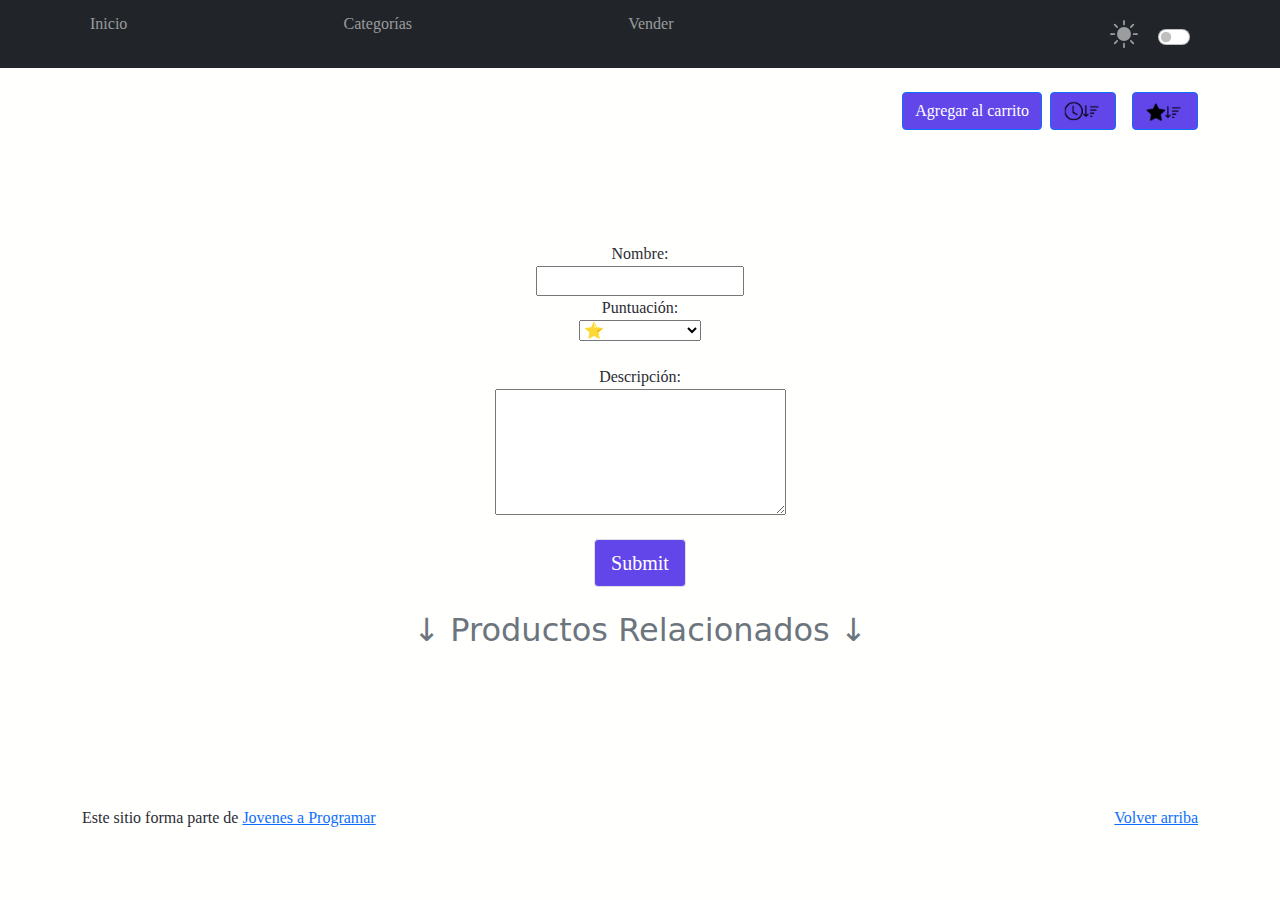
<file: product-info.html>
<!DOCTYPE html>
<html lang="es">

<head>
  <meta http-equiv="Content-Type" content="text/html; charset=UTF-8">
  <meta name="viewport" content="width=device-width, initial-scale=1, shrink-to-fit=no">
  <title>eMercado - Todo lo que busques está aquí</title>
 
  <link href="https://fonts.googleapis.com/css?family=Raleway:300,300i,400,400i,700,700i,900,900i" rel="stylesheet">
  <link href="css/bootstrap.min.css" rel="stylesheet">
  <link href="css/font-awesome.min.css" rel="stylesheet">
  <link href="css/styles.css" rel="stylesheet">
  <link href="css/products-info.css" rel="stylesheet">
  <link href="css/products.css" rel="stylesheet">
</head>

<body>
  <nav class="navbar navbar-expand-lg navbar-dark bg-dark p-1" title="Cambiar tema">
    <div class="container">
      <button class="navbar-toggler" type="button" data-bs-toggle="collapse" data-bs-target="#navbarNav"
        aria-controls="navbarNav" aria-expanded="false" aria-label="Toggle navigation">
        <span class="navbar-toggler-icon"></span>
      </button>
      <div class="collapse navbar-collapse" id="navbarNav">
        <ul class="navbar-nav w-100 justify-content-between">
          <li class="nav-item">
            <a class="nav-link" href="index.html">Inicio</a>
          </li>
          <li class="nav-item">
            <a class="nav-link" href="categories.html">Categorías</a>
          </li>
          <li class="nav-item">
            <a class="nav-link" href="sell.html">Vender</a>
          </li>
          <li class="nav-item">
            <a class="nav-link" id="user-email" data-bs-toggle="offcanvas" href="#offcanvasExample" role="button" aria-controls="offcanvasExample" >Tu Correo</a>
        </li>
        <li class="nav-item">
          <a class="nav-link inactiveLink" id="dark-theme" href=""></a>
      
      </li>
    </ul>
    <div class="form-check form-switch pt-1">
      <input class="form-check-input" type="checkbox" role="switch" id="theme-selector">
    </div>
</div>
</div>
</nav>

<div class="offcanvas offcanvas-end" tabindex="-1" id="offcanvasExample" aria-labelledby="offcanvasExampleLabel">
  <div class="offcanvas-header">
    <h5 class="offcanvas-title" id="sidebarEmail"></h5>
    <button type="button" class="btn-close" data-bs-dismiss="offcanvas" aria-label="Close"></button>
  </div>
  <div class="offcanvas-body">
    <div>
      <div class="sidebar-links">
        <ul class="sidebar-list">
          <li>
            <a class="sidebar-list" id="" href="my-profile.html"><svg viewBox="0 0 8.4666669 8.4666669" 
              id="svg8" version="1.1" xmlns="http://www.w3.org/2000/svg" xmlns:cc="http://creativecommons.org/ns#"
               xmlns:dc="http://purl.org/dc/elements/1.1/" xmlns:inkscape="http://www.inkscape.org/namespaces/inkscape"
                xmlns:rdf="http://www.w3.org/1999/02/22-rdf-syntax-ns#" xmlns:sodipodi="http://sodipodi.sourceforge.net/DTD/sodipodi-0.dtd"
                 xmlns:svg="http://www.w3.org/2000/svg" fill="#000000" stroke="#000000"><g id="SVGRepo_bgCarrier" stroke-width="0">
                  
                 </g><g id="SVGRepo_tracerCarrier" stroke-linecap="round" stroke-linejoin="round"></g><g id="SVGRepo_iconCarrier"> <defs id="defs2"></defs> <g id="layer1" transform="translate(0,-288.53332)"> <path d="M 15.996094 1.0039062 C 11.589664 1.0039062 8.0019573 4.5916469 8.0019531 8.9980469 C 8.0019557 11.774941 9.4291681 14.22817 11.585938 15.664062 C 5.4606227 17.55205 0.99608756 23.262484 0.99609375 30 A 1.0001 1.0001 0 0 0 2 31.003906 L 30 31.003906 A 1.0001 1.0001 0 0 0 30.996094 30 C 30.9961 23.263163 26.534518 17.552631 20.410156 15.664062 C 22.569029 14.228159 23.998044 11.774891 23.998047 8.9980469 C 23.998043 4.5916469 20.402524 1.0039062 15.996094 1.0039062 z M 15.996094 2.9960938 C 19.321645 2.9960938 21.998044 5.6725162 21.998047 8.9980469 C 21.998044 12.323615 19.321645 15 15.996094 15 C 12.670543 15 10.001956 12.323615 10.001953 8.9980469 C 10.001956 5.6725162 12.670543 2.9960938 15.996094 2.9960938 z M 15.996094 17 C 22.834013 17 28.271717 22.305487 28.804688 29.003906 L 3.1972656 29.003906 C 3.7302358 22.305487 9.1581737 17 15.996094 17 z " id="path935" style="color:#FFFFFF;font-style:normal;font-variant:normal;font-weight:normal;font-stretch:normal;font-size:medium;line-height:normal;font-family:sans-serif;font-variant-ligatures:normal;font-variant-position:normal;font-variant-caps:normal;font-variant-numeric:normal;font-variant-alternates:normal;font-feature-settings:normal;text-indent:0;text-align:start;text-decoration:none;text-decoration-line:none;text-decoration-style:solid;text-decoration-color:#FFFFFF;letter-spacing:normal;word-spacing:normal;text-transform:none;writing-mode:lr-tb;direction:ltr;text-orientation:mixed;dominant-baseline:auto;baseline-shift:baseline;text-anchor:start;white-space:normal;shape-padding:0;clip-rule:nonzero;display:inline;overflow:visible;visibility:visible;opacity:1;isolation:auto;mix-blend-mode:normal;color-interpolation:sRGB;color-interpolation-filters:linearRGB;solid-color:#FFFFFF;solid-opacity:1;vector-effect:none;fill:#FFFFFF;fill-opacity:1;fill-rule:nonzero;stroke:none;stroke-width:1.99999988;stroke-linecap:round;stroke-linejoin:round;stroke-miterlimit:4;stroke-dasharray:none;stroke-dashoffset:0;stroke-opacity:1;paint-order:stroke fill markers;color-rendering:auto;image-rendering:auto;shape-rendering:auto;text-rendering:auto;enable-background:accumulate" transform="matrix(0.26458333,0,0,0.26458333,0,288.53332)"></path> </g> </g></svg>Mi perfil</a>
          </li>
          <li>
            <a class="sidebar-list" id="" href="cart.html"><svg viewBox="0 0 24 24" fill="none" xmlns="http://www.w3.org/2000/svg" stroke="#000000"><g id="SVGRepo_bgCarrier" stroke-width="0"></g><g id="SVGRepo_tracerCarrier" stroke-linecap="round" stroke-linejoin="round"></g><g id="SVGRepo_iconCarrier"> <path d="M6.29977 5H21L19 12H7.37671M20 16H8L6 3H3M9 20C9 20.5523 8.55228 21 8 21C7.44772 21 7 20.5523 7 20C7 19.4477 7.44772 19 8 19C8.55228 19 9 19.4477 9 20ZM20 20C20 20.5523 19.5523 21 19 21C18.4477 21 18 20.5523 18 20C18 19.4477 18.4477 19 19 19C19.5523 19 20 19.4477 20 20Z" stroke="#FFFFFF" stroke-width="2" stroke-linecap="round" stroke-linejoin="round"></path> </g></svg>Carrito</a>
          </li>
        </ul>

      </div>
      <a class="sidebar-content text-decoration-none" id="cerrarSesion" href="login.html">Cerrar Sesión</a>
    </div>
  </div>
</div>
  <main>
    <div id="container" class="container">
      <br>
      <div>
        <div class="d-grid gap-2 d-md-flex justify-content-md-end">
          <button type="button" id="addToCart" class="btn btn-primary">Agregar al carrito</button>
          <button id="sortByDate" title="Ordenar por fecha" class="btn btn-primary me-md-2" type="button"><div class="d-flex justify-content-center"><img id="sortIconDate" src="icons/sort-down-date.png"></div></button>
          <button id="sortByStars" title="Ordenar por puntuación" class="btn btn-primary" type="button"><img id="sortIconStars" src="icons/sort-down-stars.png"></button>
        </div>
      </div>
      <div id="commentsSection" class="commentsContainer">
      </div>
      <div id="userCommentsSection" class="commentsContainer">
      </div>
      <form id="commentForm">
        <fieldset>
          <label for="name">Nombre:</label><input type="text" id="nameCommentUser" required>
          <label for="starSelector">Puntuación:</label>
            <select title="Elige tu puntaje" id="starSelector">
              <option value="1">⭐</option>
              <option value="2">⭐⭐</option>
              <option value="3">⭐⭐⭐</option>
              <option value="4">⭐⭐⭐⭐</option>
              <option value="5">⭐⭐⭐⭐⭐</option>
            </select>
          
        
          <br>
          <label for="description">Descripción:</label><textarea rows="5" cols="30" type="texta" id="description" title="Escribe aquí tu comentario" required class="align-self-center"> </textarea>
          <br>
          <input type="submit" id="btnSubmit" class="rounded border btn-lg">
        </fieldset>
      </form>

    </div>
      <div><h2 class="text-muted text-center mt-4">↓ Productos Relacionados ↓</h2></div>
      <div id="relatedProducts"></div>
      <div id="alertCart"></div>
  </main>
  <footer class="text-muted">
    <div class="container">
      <p class="float-end">
        <a href="#">Volver arriba</a>
      </p>
      <p>Este sitio forma parte de <a href="https://jovenesaprogramar.edu.uy/" target="_blank">Jovenes a Programar</a></p>
    </div>
  </footer>
  
  <div id="spinner-wrapper">
    <div class="lds-ring">
      <div></div>
      <div></div>
      <div></div>
      <div></div>
    </div>
  </div>
  
  
  <script src="js/helpers.js"></script>
  <script src="js/bootstrap.bundle.min.js"></script>
  <script src="js/init.js"></script>
  <script src="js/product-info.js"></script>
</body>

</html>
</file>
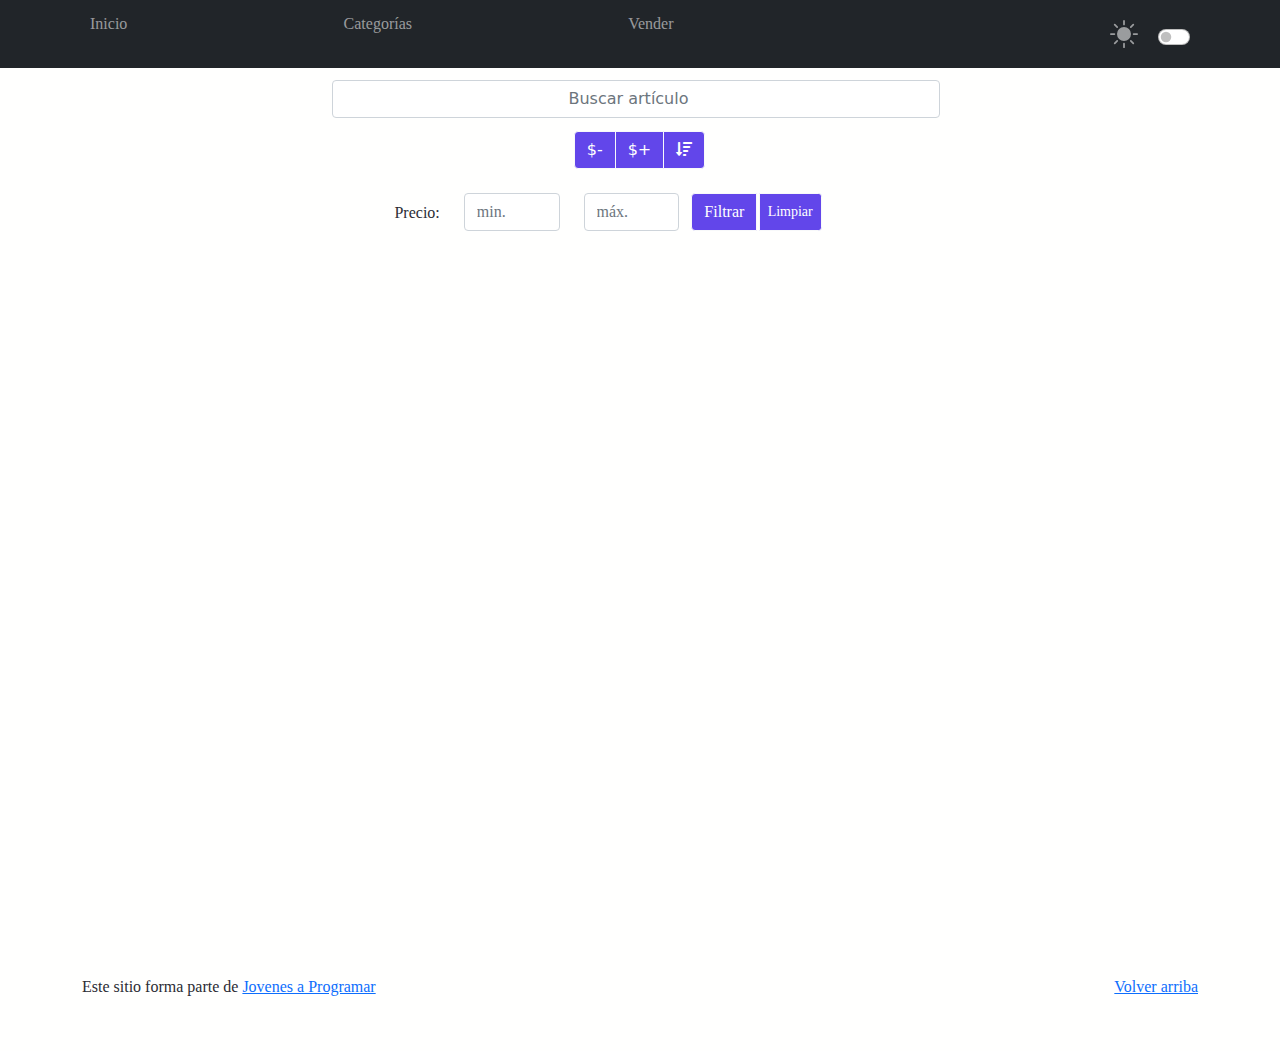
<file: products.html>
<!DOCTYPE html>
<html lang="es">

<head>
    <meta http-equiv="Content-Type" content="text/html; charset=UTF-8">
    <meta name="viewport" content="width=device-width, initial-scale=1, shrink-to-fit=no">
    <title>eMercado - Todo lo que busques está aquí</title>

    <link href="https://fonts.googleapis.com/css?family=Raleway:300,300i,400,400i,700,700i,900,900i" rel="stylesheet">
    <link href="css/font-awesome.min.css" rel="stylesheet">
    <link href="css/bootstrap.min.css" rel="stylesheet">
    <link href="css/styles.css" rel="stylesheet">
    <link rel="stylesheet" href="./css/products.css">
</head>

<body class="">
    <nav class="navbar navbar-expand-lg navbar-dark bg-dark p-1">
        <div class="container">
            <button class="navbar-toggler" type="button" data-bs-toggle="collapse" data-bs-target="#navbarNav"
                aria-controls="navbarNav" aria-expanded="false" aria-label="Toggle navigation">
                <span class="navbar-toggler-icon"></span>
            </button>
            <div class="collapse navbar-collapse" id="navbarNav">
                <ul class="navbar-nav w-100 justify-content-between">
                    <li class="nav-item">
                        <a class="nav-link" href="index.html">Inicio</a>
                    </li>
                    <li class="nav-item">
                        <a class="nav-link" href="categories.html">Categorías</a>
                    </li>
                    <li class="nav-item">
                        <a class="nav-link" href="sell.html">Vender</a>
                    </li>
                    <li class="nav-item">
                      <a class="nav-link" id="user-email" data-bs-toggle="offcanvas" href="#offcanvasExample" role="button" aria-controls="offcanvasExample" >Tu Correo</a>
                    </li>
                    <li class="nav-item">
                      <a class="nav-link inactiveLink" id="dark-theme" href=""></a>
                  
                  </li>
                </ul>
                <div class="form-check form-switch pt-1" title="Cambiar tema">
                  <input class="form-check-input" type="checkbox" role="switch" id="theme-selector">
                </div>
            </div>
        </div>
    </nav>
    <div class="offcanvas offcanvas-end" tabindex="-1" id="offcanvasExample" aria-labelledby="offcanvasExampleLabel">
      <div class="offcanvas-header">
        <h5 class="offcanvas-title" id="sidebarEmail"></h5>
        <button type="button" class="btn-close" data-bs-dismiss="offcanvas" aria-label="Close"></button>
      </div>
      <div class="offcanvas-body">
        <div>
          <div class="sidebar-links">
            <ul class="sidebar-list">
              <li>
                <a class="sidebar-list" id="" href="my-profile.html"><svg viewBox="0 0 8.4666669 8.4666669" 
                  id="svg8" version="1.1" xmlns="http://www.w3.org/2000/svg" xmlns:cc="http://creativecommons.org/ns#"
                   xmlns:dc="http://purl.org/dc/elements/1.1/" xmlns:inkscape="http://www.inkscape.org/namespaces/inkscape"
                    xmlns:rdf="http://www.w3.org/1999/02/22-rdf-syntax-ns#" xmlns:sodipodi="http://sodipodi.sourceforge.net/DTD/sodipodi-0.dtd"
                     xmlns:svg="http://www.w3.org/2000/svg" fill="#000000" stroke="#000000"><g id="SVGRepo_bgCarrier" stroke-width="0">
                      
                     </g><g id="SVGRepo_tracerCarrier" stroke-linecap="round" stroke-linejoin="round"></g><g id="SVGRepo_iconCarrier"> <defs id="defs2"></defs> <g id="layer1" transform="translate(0,-288.53332)"> <path d="M 15.996094 1.0039062 C 11.589664 1.0039062 8.0019573 4.5916469 8.0019531 8.9980469 C 8.0019557 11.774941 9.4291681 14.22817 11.585938 15.664062 C 5.4606227 17.55205 0.99608756 23.262484 0.99609375 30 A 1.0001 1.0001 0 0 0 2 31.003906 L 30 31.003906 A 1.0001 1.0001 0 0 0 30.996094 30 C 30.9961 23.263163 26.534518 17.552631 20.410156 15.664062 C 22.569029 14.228159 23.998044 11.774891 23.998047 8.9980469 C 23.998043 4.5916469 20.402524 1.0039062 15.996094 1.0039062 z M 15.996094 2.9960938 C 19.321645 2.9960938 21.998044 5.6725162 21.998047 8.9980469 C 21.998044 12.323615 19.321645 15 15.996094 15 C 12.670543 15 10.001956 12.323615 10.001953 8.9980469 C 10.001956 5.6725162 12.670543 2.9960938 15.996094 2.9960938 z M 15.996094 17 C 22.834013 17 28.271717 22.305487 28.804688 29.003906 L 3.1972656 29.003906 C 3.7302358 22.305487 9.1581737 17 15.996094 17 z " id="path935" style="color:#FFFFFF;font-style:normal;font-variant:normal;font-weight:normal;font-stretch:normal;font-size:medium;line-height:normal;font-family:sans-serif;font-variant-ligatures:normal;font-variant-position:normal;font-variant-caps:normal;font-variant-numeric:normal;font-variant-alternates:normal;font-feature-settings:normal;text-indent:0;text-align:start;text-decoration:none;text-decoration-line:none;text-decoration-style:solid;text-decoration-color:#FFFFFF;letter-spacing:normal;word-spacing:normal;text-transform:none;writing-mode:lr-tb;direction:ltr;text-orientation:mixed;dominant-baseline:auto;baseline-shift:baseline;text-anchor:start;white-space:normal;shape-padding:0;clip-rule:nonzero;display:inline;overflow:visible;visibility:visible;opacity:1;isolation:auto;mix-blend-mode:normal;color-interpolation:sRGB;color-interpolation-filters:linearRGB;solid-color:#FFFFFF;solid-opacity:1;vector-effect:none;fill:#FFFFFF;fill-opacity:1;fill-rule:nonzero;stroke:none;stroke-width:1.99999988;stroke-linecap:round;stroke-linejoin:round;stroke-miterlimit:4;stroke-dasharray:none;stroke-dashoffset:0;stroke-opacity:1;paint-order:stroke fill markers;color-rendering:auto;image-rendering:auto;shape-rendering:auto;text-rendering:auto;enable-background:accumulate" transform="matrix(0.26458333,0,0,0.26458333,0,288.53332)"></path> </g> </g></svg>Mi perfil</a>
              </li>
              <li>
                <a class="sidebar-list" id="" href="cart.html"><svg viewBox="0 0 24 24" fill="none" xmlns="http://www.w3.org/2000/svg" stroke="#000000"><g id="SVGRepo_bgCarrier" stroke-width="0"></g><g id="SVGRepo_tracerCarrier" stroke-linecap="round" stroke-linejoin="round"></g><g id="SVGRepo_iconCarrier"> <path d="M6.29977 5H21L19 12H7.37671M20 16H8L6 3H3M9 20C9 20.5523 8.55228 21 8 21C7.44772 21 7 20.5523 7 20C7 19.4477 7.44772 19 8 19C8.55228 19 9 19.4477 9 20ZM20 20C20 20.5523 19.5523 21 19 21C18.4477 21 18 20.5523 18 20C18 19.4477 18.4477 19 19 19C19.5523 19 20 19.4477 20 20Z" stroke="#FFFFFF" stroke-width="2" stroke-linecap="round" stroke-linejoin="round"></path> </g></svg>Carrito</a>
              </li>
            </ul>
  
          </div>
          <a class="sidebar-content text-decoration-none" id="cerrarSesion" href="login.html">Cerrar Sesión</a>
        </div>
      </div>
    </div>

    <h1 id="tituloCategoria" class="display-1"></h1>

    <div id="utilityBar" class="container-fluid">

        <!-- Barra de busqueda -->
        
        <div class="container-fluid">
            <form id="formSearch" class="d-flex mx-auto" role="search">
              <input id="inputSearch" autocomplete="off" class="form-control me-2 text-center" type="search" placeholder="Buscar artículo" aria-label="Search">
            </form>

            <!-- Botones de sorting -->

            <div class="">
                <div class="text-center">
                  <div class="btn-group btn-group-toggle mb-4" data-bs-toggle="buttons">
                    <input type="radio" class="btn-check" name="options" id="sortAsc">
                    <label class="btn btn-light" for="sortAsc">$-</label>
                    <input type="radio" class="btn-check" name="options" id="sortDesc">
                    <label class="btn btn-light" for="sortDesc">$+</label>
                    <input type="radio" class="btn-check" name="options" id="sortByCount" checked>
                    <label class="btn btn-light" for="sortByCount"><i class="fas fa-sort-amount-down mr-1"></i></label>
                  </div>
                </div>
            </div>

        </div>

        <!-- Filtros -->

        <div class="row">
            <div class="col-lg-6 col-md-12 mb-1 container">
              <div class="row container p-0 m-0">
                <div class="col">
                  <p class="font-weight-normal text-end my-2">Precio: </p>
                </div>
                <div class="col">
                  <input class="form-control" type="number" placeholder="min." id="rangeFilterCountMin" max="99999999999999999" min="0">
                </div>
                <div class="col">
                  <input class="form-control" type="number" placeholder="máx." id="rangeFilterCountMax" max="99999999999999999" min="0">
                </div>
                <div class="col-lg-5 col-5 p-0">
                  <div class="btn-group" role="group">
                    <button class="btn btn-light btn-block" id="rangeFilterCount">Filtrar</button>
                    <button class="btn btn-light btn-sm" id="clearRangeFilter">Limpiar</button>
                  </div>
                </div>
              </div>
            </div>
          </div>

    </div>


    <main class="pb-5 container">
        <div id="elContenedor">
        </div>
    </main>
    <footer class="text-muted">
        <div class="container">
            <p class="float-end">
                <a href="#">Volver arriba</a>
            </p>
            <p>Este sitio forma parte de <a href="https://jovenesaprogramar.edu.uy/" target="_blank">Jovenes a
                    Programar</a></p>
        </div>
    </footer>
    <div id="spinner-wrapper">
        <div class="lds-ring">
            <div></div>
            <div></div>
            <div></div>
            <div></div>
        </div>
    </div>
    <script src="js/helpers.js"></script>
    <script src="js/bootstrap.bundle.min.js"></script>
    <script src="js/init.js"></script>
    <script src="js/products.js"></script>
</body>

</html>
</file>
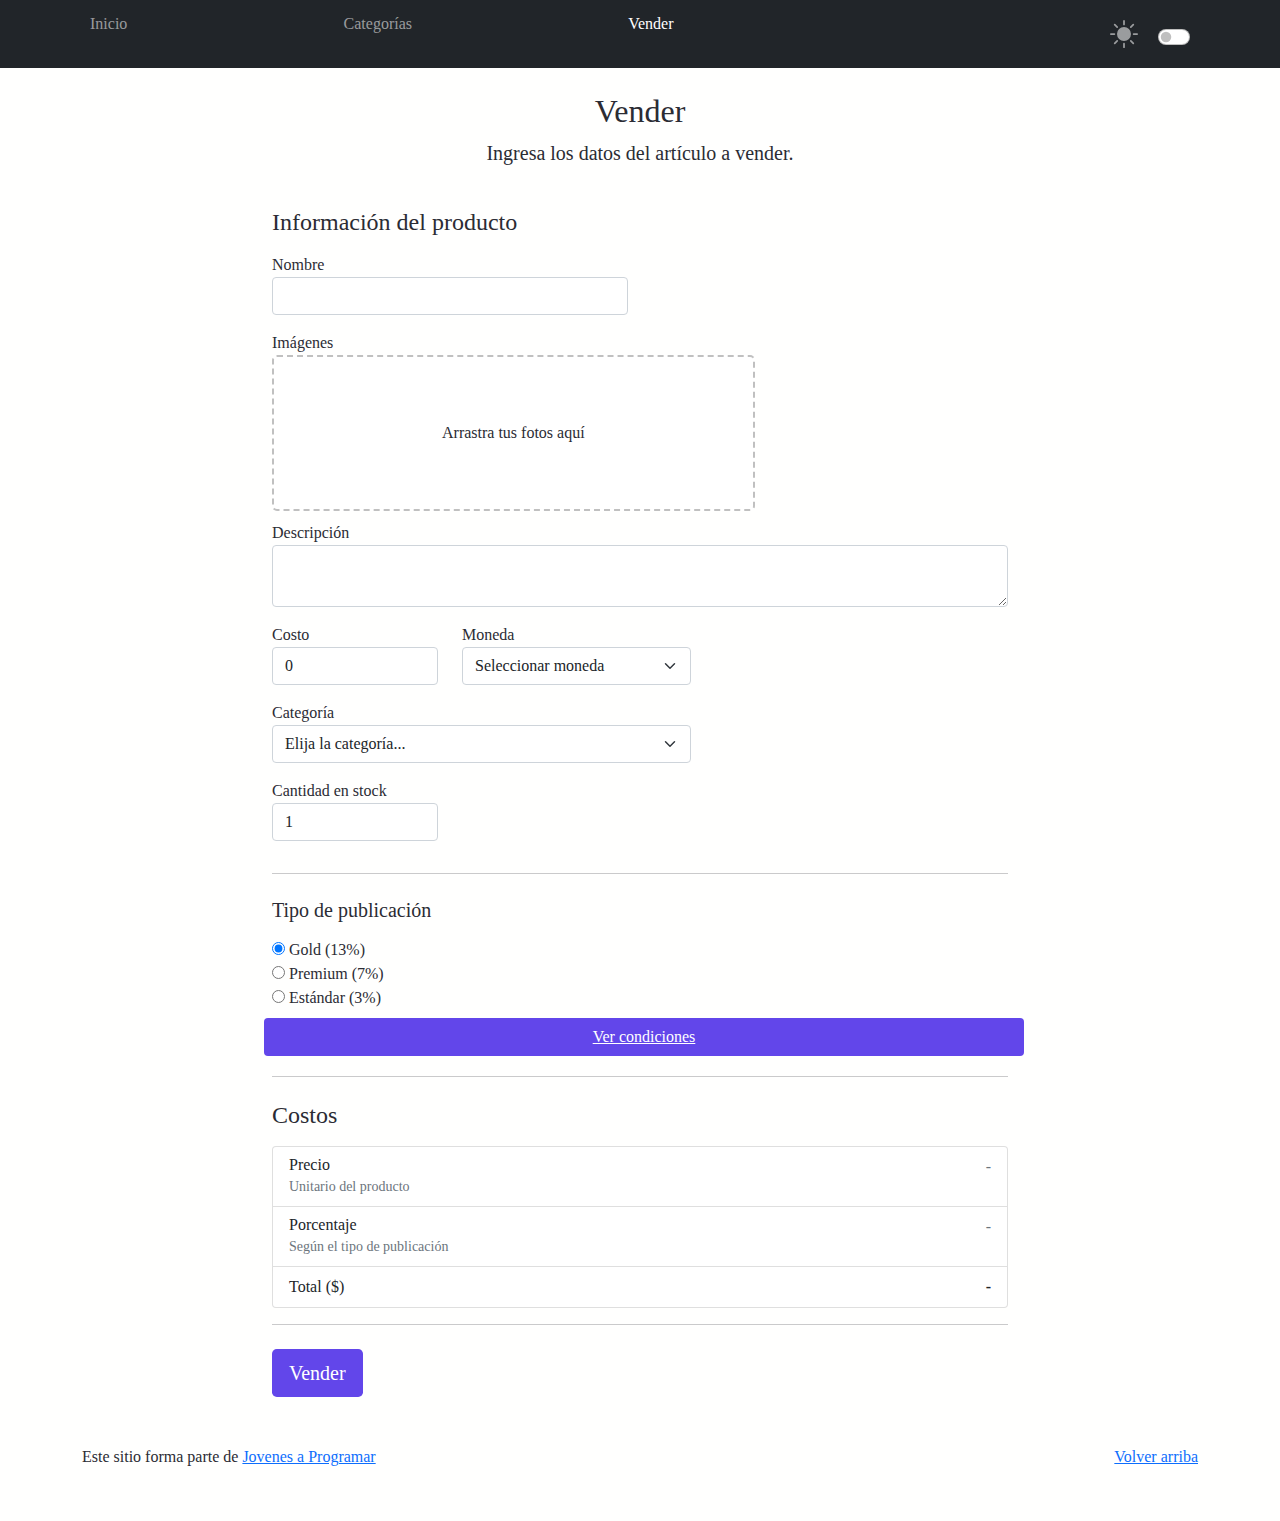
<file: sell.html>
<!DOCTYPE html>
<html lang="es">

<head>
  <meta http-equiv="Content-Type" content="text/html; charset=UTF-8">
  <meta name="viewport" content="width=device-width, initial-scale=1, shrink-to-fit=no">
  <title>eMercado - Todo lo que busques está aquí</title>
  <link href="https://fonts.googleapis.com/css?family=Raleway:300,300i,400,400i,700,700i,900,900i" rel="stylesheet">
  <link href="css/bootstrap.min.css" rel="stylesheet">
  <link href="css/dropzone.css" rel="stylesheet">
  <link href="css/styles.css" rel="stylesheet">
  <link href="css/sell.css" rel="stylesheet">
</head>

<body>
  <nav class="navbar navbar-expand-lg navbar-dark bg-dark p-1">
    <div class="container">
      <button class="navbar-toggler" type="button" data-bs-toggle="collapse" data-bs-target="#navbarNav"
        aria-controls="navbarNav" aria-expanded="false" aria-label="Toggle navigation">
        <span class="navbar-toggler-icon"></span>
      </button>
      <div class="collapse navbar-collapse" id="navbarNav">
        <ul class="navbar-nav w-100 justify-content-between">
          <li class="nav-item">
            <a class="nav-link" href="index.html">Inicio</a>
          </li>
          <li class="nav-item">
            <a class="nav-link" href="categories.html">Categorías</a>
          </li>
          <li class="nav-item">
            <a class="nav-link active" href="sell.html">Vender</a>
          </li>
        </li>
        <li class="nav-item">
          <a class="nav-link" id="user-email" data-bs-toggle="offcanvas" href="#offcanvasExample" role="button" aria-controls="offcanvasExample" >Tu Correo</a>
      </li>
      <li class="nav-item">
        <a class="nav-link inactiveLink" id="dark-theme" href="">Modo oscuro</a>
    
    </li>
  </ul>
  <div class="form-check form-switch pt-1" title="Cambiar tema">
    <input class="form-check-input" type="checkbox" role="switch" id="theme-selector">
  </div>
</div>
</div>
</nav>
<div class="offcanvas offcanvas-end" tabindex="-1" id="offcanvasExample" aria-labelledby="offcanvasExampleLabel">
  <div class="offcanvas-header">
    <h5 class="offcanvas-title" id="sidebarEmail"></h5>
    <button type="button" class="btn-close" data-bs-dismiss="offcanvas" aria-label="Close"></button>
  </div>
  <div class="offcanvas-body">
    <div>
      <div class="sidebar-links">
        <ul class="sidebar-list">
          <li>
            <a class="sidebar-list" id="" href="my-profile.html"><svg viewBox="0 0 8.4666669 8.4666669" 
              id="svg8" version="1.1" xmlns="http://www.w3.org/2000/svg" xmlns:cc="http://creativecommons.org/ns#"
               xmlns:dc="http://purl.org/dc/elements/1.1/" xmlns:inkscape="http://www.inkscape.org/namespaces/inkscape"
                xmlns:rdf="http://www.w3.org/1999/02/22-rdf-syntax-ns#" xmlns:sodipodi="http://sodipodi.sourceforge.net/DTD/sodipodi-0.dtd"
                 xmlns:svg="http://www.w3.org/2000/svg" fill="#000000" stroke="#000000"><g id="SVGRepo_bgCarrier" stroke-width="0">
                  
                 </g><g id="SVGRepo_tracerCarrier" stroke-linecap="round" stroke-linejoin="round"></g><g id="SVGRepo_iconCarrier"> <defs id="defs2"></defs> <g id="layer1" transform="translate(0,-288.53332)"> <path d="M 15.996094 1.0039062 C 11.589664 1.0039062 8.0019573 4.5916469 8.0019531 8.9980469 C 8.0019557 11.774941 9.4291681 14.22817 11.585938 15.664062 C 5.4606227 17.55205 0.99608756 23.262484 0.99609375 30 A 1.0001 1.0001 0 0 0 2 31.003906 L 30 31.003906 A 1.0001 1.0001 0 0 0 30.996094 30 C 30.9961 23.263163 26.534518 17.552631 20.410156 15.664062 C 22.569029 14.228159 23.998044 11.774891 23.998047 8.9980469 C 23.998043 4.5916469 20.402524 1.0039062 15.996094 1.0039062 z M 15.996094 2.9960938 C 19.321645 2.9960938 21.998044 5.6725162 21.998047 8.9980469 C 21.998044 12.323615 19.321645 15 15.996094 15 C 12.670543 15 10.001956 12.323615 10.001953 8.9980469 C 10.001956 5.6725162 12.670543 2.9960938 15.996094 2.9960938 z M 15.996094 17 C 22.834013 17 28.271717 22.305487 28.804688 29.003906 L 3.1972656 29.003906 C 3.7302358 22.305487 9.1581737 17 15.996094 17 z " id="path935" style="color:#FFFFFF;font-style:normal;font-variant:normal;font-weight:normal;font-stretch:normal;font-size:medium;line-height:normal;font-family:sans-serif;font-variant-ligatures:normal;font-variant-position:normal;font-variant-caps:normal;font-variant-numeric:normal;font-variant-alternates:normal;font-feature-settings:normal;text-indent:0;text-align:start;text-decoration:none;text-decoration-line:none;text-decoration-style:solid;text-decoration-color:#FFFFFF;letter-spacing:normal;word-spacing:normal;text-transform:none;writing-mode:lr-tb;direction:ltr;text-orientation:mixed;dominant-baseline:auto;baseline-shift:baseline;text-anchor:start;white-space:normal;shape-padding:0;clip-rule:nonzero;display:inline;overflow:visible;visibility:visible;opacity:1;isolation:auto;mix-blend-mode:normal;color-interpolation:sRGB;color-interpolation-filters:linearRGB;solid-color:#FFFFFF;solid-opacity:1;vector-effect:none;fill:#FFFFFF;fill-opacity:1;fill-rule:nonzero;stroke:none;stroke-width:1.99999988;stroke-linecap:round;stroke-linejoin:round;stroke-miterlimit:4;stroke-dasharray:none;stroke-dashoffset:0;stroke-opacity:1;paint-order:stroke fill markers;color-rendering:auto;image-rendering:auto;shape-rendering:auto;text-rendering:auto;enable-background:accumulate" transform="matrix(0.26458333,0,0,0.26458333,0,288.53332)"></path> </g> </g></svg>Mi perfil</a>
          </li>
          <li>
            <a class="sidebar-list" id="" href="cart.html"><svg viewBox="0 0 24 24" fill="none" xmlns="http://www.w3.org/2000/svg" stroke="#000000"><g id="SVGRepo_bgCarrier" stroke-width="0"></g><g id="SVGRepo_tracerCarrier" stroke-linecap="round" stroke-linejoin="round"></g><g id="SVGRepo_iconCarrier"> <path d="M6.29977 5H21L19 12H7.37671M20 16H8L6 3H3M9 20C9 20.5523 8.55228 21 8 21C7.44772 21 7 20.5523 7 20C7 19.4477 7.44772 19 8 19C8.55228 19 9 19.4477 9 20ZM20 20C20 20.5523 19.5523 21 19 21C18.4477 21 18 20.5523 18 20C18 19.4477 18.4477 19 19 19C19.5523 19 20 19.4477 20 20Z" stroke="#FFFFFF" stroke-width="2" stroke-linecap="round" stroke-linejoin="round"></path> </g></svg>Carrito</a>
          </li>
        </ul>

      </div>
      <a class="sidebar-content text-decoration-none" id="cerrarSesion" href="login.html">Cerrar Sesión</a>
    </div>
  </div>
</div>
  <div class="container">
    <div class="text-center p-4">
      <h2>Vender</h2>
      <p class="lead">Ingresa los datos del artículo a vender.</p>
    </div>
    <div class="row justify-content-md-center">
      <div class="col-md-8 order-md-1">
        <h4 class="mb-3">Información del producto</h4>
        <form class="needs-validation" id="sell-info">
          <div class="row">
            <div class="col-md-6 mb-3">
              <label for="productName">Nombre</label>
              <input type="text" class="form-control" id="productName" value="" name="productName">
              <div class="invalid-feedback">
                Ingresa un nombre
              </div>
            </div>
          </div>
          <div class="row">
            <div class="col-md-8 order-md-1">
              <label>Imágenes</label>
              <div class="needsclick dz-clickable" id="file-upload">
                <div class="dz-message needsclick">
                  Arrastra tus fotos aquí<br>
                </div>
              </div>
            </div>
          </div>
          <div class="row">
            <div class="col-md-12 mb-3">
              <label for="productDescription">Descripción</label>
              <textarea name="productDescription" class="form-control" id="productDescription"></textarea>
            </div>
          </div>
          <div class="row">
            <div class="col-md-3 mb-3">
              <label for="productCostInput">Costo</label>
              <input type="number" name="productCostInput" class="form-control" id="productCostInput" placeholder="" required="" value="0"
                min="0">
              <div class="invalid-feedback">
                El costo debe ser mayor que 0.
              </div>
            </div>
            <div class="col-md-4 mb-3">
              <label for="productCurrency">Moneda</label>
              <select name="productCurrency" class="form-select custom-select d-block w-100" id="productCurrency" required>
                <option value="" hidden selected>Seleccionar moneda</option>
                <option>Pesos Uruguayos (UYU)</option>
                <option>Dólares (USD)</option>
              </select>
              <div class="invalid-feedback">
                Ingresa una categoría válida.
              </div>
            </div>
          </div>
          <div class="row">
            <div class="col-md-7 mb-3">
              <label for="productCategory">Categoría</label>
              <select name="productCategory" class="custom-select form-select d-block w-100" id="productCategory">
                <option value="">Elija la categoría...</option>
                <option>Autos</option>
                <option>Juguetes</option>
                <option>Muebles</option>
                <option>Herramientas</option>
                <option>Computadoras</option>
                <option>Vestimenta</option>
              </select>
              <div class="invalid-feedback">
                Por favor ingresa una categoría válida.
              </div>
            </div>
          </div>
          <div class="row">
            <div class="col-md-3 mb-3">
              <label for="productCountInput">Cantidad en stock</label>
              <input type="number" name="productCountInput" class="form-control" id="productCountInput"  required value="1"
                min="0">
              <div class="invalid-feedback">
                La cantidad es requerida.
              </div>
            </div>
          </div>
          <hr class="mb-4">
          <h5 class="mb-3">Tipo de publicación</h5>
          <div class="d-block my-3">
            <div class="custom-control custom-radio">
              <input id="goldradio" name="publicationType" type="radio" class="custom-control-input" checked=""
                required="">
              <label class="custom-control-label" for="goldradio">Gold (13%)</label>
            </div>
            <div class="custom-control custom-radio">
              <input id="premiumradio" name="publicationType" type="radio" class="custom-control-input" required="">
              <label class="custom-control-label" for="premiumradio">Premium (7%)</label>
            </div>
            <div class="custom-control custom-radio">
              <input id="standardradio" name="publicationType" type="radio" class="custom-control-input" required="">
              <label class="custom-control-label" for="standardradio">Estándar (3%)</label>
            </div>
            <div class="row">
              <button type="button" class="m-1 mt-2 btn btn-link" data-bs-toggle="modal"
                data-bs-target="#contidionsModal">Ver
                condiciones</button>
            </div>
          </div>
          <hr class="mb-4">
          <h4 class="mb-3">Costos</h4>
          <ul class="list-group mb-3">
            <li class="list-group-item d-flex justify-content-between lh-condensed">
              <div>
                <h6 class="my-0">Precio</h6>
                <small class="text-muted">Unitario del producto</small>
              </div>
              <span class="text-muted" id="productCostText">-</span>
            </li>
            <li class="list-group-item d-flex justify-content-between lh-condensed">
              <div>
                <h6 class="my-0">Porcentaje</h6>
                <small class="text-muted">Según el tipo de publicación</small>
              </div>
              <span class="text-muted" id="comissionText">-</span>
            </li>
            <li class="list-group-item d-flex justify-content-between">
              <span>Total ($)</span>
              <strong id="totalCostText">-</strong>
            </li>
          </ul>
          <hr class="mb-4">
          <button class="btn btn-lg" type="submit">Vender</button>
        </form>
      </div>
    </div>
  </div>
  <footer class="text-muted">
    <div class="container">
      <p class="float-end">
        <a href="#">Volver arriba</a>
      </p>
      <p>Este sitio forma parte de <a href="https://jovenesaprogramar.edu.uy/" target="_blank">Jovenes a Programar</a></p>
    </div>
  </footer>

  <div class="alert alert-primary-dismissible fade" id="alertResult" role="alert">
    <span id="resultSpan"></span>
  </div>

  <div class="modal fade" tabindex="-1" role="dialog" id="contidionsModal">
    <div class="modal-dialog" role="document">
      <div class="modal-content">
        <div class="modal-header">
          <h5 class="modal-title">Condiciones de publicación</h5>
        </div>
        <div class="modal-body">
          <div class="container">
            <div class="row">
              <h5 class="text-warning">Gold (13%)</h5>
              <p class="muted text-justify">Tu producto se verá de forma promocionada en portada, además de las
                condiciones de Premium y Estándar.</p>
            </div>
            <hr>
            <div class="row">
              <h5 class="text-primary">Premium (7%)</h5>
              <p class="muted text-justify">Se mostrará el producto en los primeros lugares de resultados de búsqueda,
                así cómo cuando se ingrese a la categoría que pertenezca.</p>
            </div>
            <hr>
            <div class="row">
              <h5 class="text-secondary">Estándar (3%)</h5>
              <p class="muted text-justify">El producto se listará en la categoría correspondiente, así como en los
                resultados de búsquedas que coincidan con las palabras claves en el nombre.</p>
            </div>
          </div>
        </div>
        <div class="modal-footer">
          <button type="button" class="btn btn-primary" data-bs-dismiss="modal">Cerrar</button>
        </div>
      </div>
    </div>
  </div>
  <div id="spinner-wrapper">
    <div class="lds-ring">
      <div></div>
      <div></div>
      <div></div>
      <div></div>
    </div>
  </div>
  <script src="js/helpers.js"></script>
  <script src="js/bootstrap.bundle.min.js"></script>
  <script src="js/dropzone.js"></script>
  <script src="js/init.js"></script>
  <script src="js/sell.js"></script>
</body>

</html>
</file>
<file: css/styles.css>
:root{

  /* variables modo oscuro  */

  --main-background-color-clear : #242629;
  --main-button-color-clear : #7f5af0;
  --main-card-background-clear :#16161a;
  --main-header-clear :#fffffe;
  --main-text-color-clear : #a7a9be;
  --main-secondary-color-clear : #2cb67d;
  --main-tertiary-color-clear : #2cb67d;

  /* variables modo claro  */

  --main-background-color-clear : #fffffe;
  --main-button-color-clear : #6246ea;
  --main-card-background-clear :#d1d1e9;
  --main-header-clear :#2b2c34;
  --main-text-color-clear : #2b2c34;
  --main-secondary-color-clear : #d1d1e9;
  --main-tertiary-color-clear : #e45858;
  --sidebar-background-clear: #16161a;

}

.jumbotron,
.card-body,
.container,
.site-header {
  font-family: "Verdana", serif !important;
  color: var(--main-text-color-clear);
}

/*Debajo pondremos los estilos del mensaje de ALERTA PARA EL REDIRECCIONAMIENTO AL LOGIN*/
#overlay {
  position: fixed;
  top: 0;
  left: 0;
  width: 100%;
  height: 100%;
  background-color: rgba(0, 0, 0, 0.5);
  z-index: 9999;
  display: none;
  backdrop-filter: blur(5px); /* Agrega el efecto blur */
  transform: scale(1.8);
}

#message {
  position: absolute;
  top: 50%;
  left: 50%;
  transform: translate(-50%, -50%);
  background-color: rgb(3, 3, 57);
  color: white;
  text-align: center;
  border: 2px solid rgb(3, 163, 163);
  border-radius: 15px;
  padding: 20px;
  font-size: 1.6;
  font-weight: 600;
}
/*--------------------------------------------------------------------*/
/*--------------------------------------------------------------------*/

.jumbotron .display-4 {
  font-weight: bold;
}

nav a {
  text-decoration: none;
}

.bd-placeholder-img {
  font-size: 1.125rem;
  text-anchor: middle;
  -webkit-user-select: none;
  -moz-user-select: none;
  -ms-user-select: none;
  user-select: none;
}

@media (min-width: 768px) {
  .bd-placeholder-img-lg {
    font-size: 3.5rem;
  }
}

.jumbotron {
  height: 50vh;
  padding: 5em inherit;
  margin-bottom: 0;
  background-color: #53c0fb;
  background: url("../img/cover_back.png");
  background-size: cover;
  background-position: center;
  background-repeat: no-repeat;
  color: black;
  font-weight: bold;
}

@media (min-width: 768px) {
  .jumbotron {
    padding-top: 6rem;
    padding-bottom: 6rem;
  }
}

.jumbotron p:last-child {
  margin-bottom: 0;
}

.jumbotron-heading {
  font-weight: 300;
}

.jumbotron .container {
  max-width: 40rem;
  background-color: rgba(255, 255, 255, 0.5);
  border-radius: 10px;
  text-shadow: 1px 1px 2px grey;
}

.jumbotron .lead {
  font-size: 38px;
}

footer {
  padding-top: 3rem;
  padding-bottom: 3rem;
  background-color: var(--main-background-color-clear)
}

footer p {
  margin-bottom: 0.25rem;
  color:var(--main-text-color-clear)
}

.site-header a {
  color: white;
  transition: ease-in-out color 0.15s;
}

.site-header .dropdown-menu a {
  color: black;
}

.dropzone {
  border: 2px dashed #0087f7;
  border-radius: 5px;
  background: white;
}

.img-fit {
  max-height: 100%;
}

.alert {
  position: fixed;
  top: 80px;
  width: 50%;
  left: 50%;
  transform: translate(-50%, 0);
}

.lds-ring {
  display: inline-block;
  position: relative;
  width: 64px;
  height: 64px;
  top: 50%;
  left: 50%;
}

.cursor-active {
  cursor: pointer;
}

.left {
  float: left;
  padding: 4px;
  background-color: rgba(255, 255, 255, 0.5);
}

.lds-ring div {
  box-sizing: border-box;
  display: block;
  position: absolute;
  width: 51px;
  height: 51px;
  margin: 6px;
  border: 6px solid #fff;
  border-radius: 50%;
  animation: lds-ring 1.2s cubic-bezier(0.5, 0, 0.5, 1) infinite;
  border-color: #fff transparent transparent transparent;
}

.lds-ring div:nth-child(1) {
  animation-delay: -0.45s;
}

.lds-ring div:nth-child(2) {
  animation-delay: -0.3s;
}

.lds-ring div:nth-child(3) {
  animation-delay: -0.15s;
}

@keyframes lds-ring {
  0% {
    transform: rotate(0deg);
  }

  100% {
    transform: rotate(360deg);
  }
}

.signin {
  width: 100%;
  max-width: 330px;
  padding: 15px;
  margin: auto;
}

#spinner-wrapper {
  position: fixed;
  background-color: rgba(0, 0, 0, 0.5);
  width: 100%;
  height: 100%;
  top: 0;
  left: 0;
  z-index: 1021;
  display: none;
}

main {
  min-height: calc(100vh - 210px);
}

a.custom-card,
a.custom-card:hover {
  color: inherit;
  text-decoration: inherit;
}

.checked {
  color: orange;
}

/* Estilos y animaciones para la sidebar */

 .sidebar-links{
  color: white;
  margin-top: 30%;
  margin-right: 10%;
  height: 200px;
  display: flex;
}
.sidebar-list{
  font-size: 20px;
  color: lightgray;
  list-style: none;
  font-family: 'Franklin Gothic Medium', 'Arial Narrow', Arial, sans-serif;
  padding-left: 10px;
  text-decoration: none;

  
} 

.sidebar-list:hover{
  color: white;
}

.sidebar-off {
  animation: sidebarAnimationOff 0.3s ease-out 0s 1 normal both ;
  display: flex;
  position: fixed;
  right: 0;
  top: 0;
  height: 100vh;
  width: 13%;
  background-color: var(--sidebar-background-clear);
  justify-content: space-between;
  z-index: 1;
  flex-direction: column; 

}

 .sidebar-icon {
  width: 15%;
  color: white;
}

#cartIcon {
  padding-right: 1%;
  width: 17%;
} 

.sidebar-on {
  display: flex;
  position: fixed;
  right: 0;
  top: 0;
  height: 100vh;
  width: 15%;
  background-color: var(--sidebar-background-clear);
  justify-content: space-between;
  z-index: 2;
  flex-direction: column;
  animation: sidebarAnimationOn 0.3s ease-out 0s 1 normal both ;
  transform: translate(16%);
}
.sidebar-content {
  color: red;
 letter-spacing: 1px;
 font-family: 'Franklin Gothic Medium', 'Arial Narrow', Arial, sans-serif;
} 
.sidebar-content:hover{
  color: red;
}
.navbar {
  z-index:4;
  position: relative;
}
aside{
  display: none;
}


@keyframes sidebarAnimationOn {
  from{
   transform: translateX(300px);
  }

  to{
    transform: translateX(16%);
  }
}
@keyframes sidebarAnimationOff {
  from{
   transform: translateX(16%);
  }

  to{
    transform: translateX(300px);
  }
}

.filtros{
  display: flex;
}

#cerrarSesion {
  margin-left: 32px;
  cursor: pointer;

}


#coverIndex{
  width: 100%;
}
.inactiveLink {
  pointer-events: none;
  cursor: default;
}
.cardContainer{
  background-color: var(--main-background-color-clear)
}
.card{
  background-color: var(--main-card-background-clear);
}
.card:hover{
  transform: scale(1.1);
  transition: 800ms;
}
h3{
  color: var(--main-header-clear);
}
.btn{
  background-color: var(--main-button-color-clear);
   color: white;
}
.btn:hover{
  background-color: var(--main-button-color-clear);
   color: var(--main-header-clear);
}
.btnPlace{
  display:flex;
  flex-wrap: nowrap;
  width: 20%;
  margin-left: 40%;
}
.offcanvas{
  background-color: var(--sidebar-background-clear);
}
.offcanvas-title{
  color: white;
}
.btn-close{
  background-color: red;
}
/* esconde las flechas de los input text en los nav. Chrome, Safari, Edge, Opera */
input::-webkit-outer-spin-button,
input::-webkit-inner-spin-button {
  -webkit-appearance: none;
  margin: 0;
}

#btnBuy, #btnSelectPay, #btnSaveData{
  color: white;
}
#removeBtn {
  background-color: red;
  color: white;
  transform: scale(0.5);
}
svg{
  height: 36px;
  width: 36px;
  padding-right: 8px;
}
:root:has(.dark-theme){
  --main-background-color-clear : #242629;
  --main-button-color-clear : #7f5af0;
  --main-card-background-clear :#16161a;
  --main-header-clear :#fffffe;
  --main-text-color-clear : #a7a9be;
  --main-secondary-color-clear : #2cb67d;
  --main-tertiary-color-clear : #2cb67d;
  --sidebar-background-clear: #16161a;
}
#theme-selector:hover{cursor: pointer; background-color: #7f5af0;}

#deleteImage:hover , #trash:hover{cursor: pointer;}

.product-image{transition: 500ms;}
.product-image:hover{
  cursor: pointer;
  transform: scale(1.18);
  transition: 700ms;
}
</file>
<file: css/cart.css>
body{
    background-color: var(--main-background-color-clear);
}
h1, h4{
    color: var(--main-header-clear);
}
.cart-info{
    color: var(--main-text-color-clear);
    background-color: var(--main-card-background-clear);
}
#cartProducts{
    color: var(--main-text-color-clear);
    background-color: var(--main-card-background-clear);
}

#staticBackdropLabel{
    color: black;
}

#cancelPay , #aceptBtn{
    border-radius: 5px;
    transform: scale(1.2);
}
#aceptBtn{
    margin-left: 2rem;
}

#text-feedback {
    font-size: .6em;
}

#btnSelectPay.custom {
    border: rgb(255, 68, 68) 1px solid;
    color: rgb(255, 68, 68);
}

.product-image {
    width: 8rem;
}

#trash:hover{
cursor: pointer;
}
</file>
<file: css/products.css>
body {
    background-color:var(--main-background-color-clear);
}
#relatedProducts{
    display:flex;
    flex-direction: row;
    overflow: scroll;
    justify-content: center;
    /* padding-left: 150px; */
}
.divProducto {
    background-color: var(--main-card-background-clear);
    color: var(--main-text-color-clear);
    transition: 800ms;
}

.divProducto:hover {
    transform: scale(1.1);
    cursor: pointer;
}


/* CARTEL DE "NO SE ENCONTRARON RESULTADOS"  */
#notFound{
    background-color: #212529;
    color: white;
    border-radius: 10px;
    border: solid rgb(191, 2, 2) 1.8px;
    text-align: center;
    font-weight: 600;
    font-size: 120%;
    margin: 1% 20%;
    padding: 4%;
}

/** COMIENZA ESTILO DEL BUSCADOR */
#formSearch{
    width: 50%;
    margin-left: 7%;
    margin-bottom: 1%;
    margin-top: 1%;
}
/* 
#inputSearch:hover{
    border: solid var(--main-card-background-clear);
    background-color:  var(--main-background-color-clear);
}
#botonSearch{
    background-color: rgb(3, 3, 57);
    color: aqua;
}
#botonSearch:hover{
    border: solid rgb(3, 3, 57) 1px;
    color: rgb(3, 3, 57);
    background-color: aqua;
    
} */
/** FINALIZA ESTILO DEL BUSCADOR */

.imagenProducto{
    width: 100%;
    max-width: 275px;
}

  #tituloCategoria {
    margin-top: 0.5%;
    margin-bottom: 0.8%;
    color: var(--main-header-clear);
    font-weight: 500;
    
    text-align: center;
        text-shadow: 
        -1px 0 var(--main-secondary-color-clear), 
        0 2px var(--main-secondary-color-clear),
         1px 0 var(--main-secondary-color-clear),
          0 -1px var(--main-secondary-color-clear);
}

#clearRangeFilter {
    margin-left: 1%;
}
.btn-group-vertical>.btn, .btn-group>.btn {
    background-color: var(--main-button-color-clear);
    color: var(--main-background-color-clear);
}
.btn-group>.btn-check:checked+.btn {
    background-color: var(--main-button-color-clear);
    color: var(--main-background-color-clear);
}
p{
    color:var(--main-text-color-clear)
}

h3{
    color: var(--main-header-clear);
}
</file>
<file: css/categories.css>
h2{
    color: var(--main-header-clear);
  }
  .card{
    background-color: var(--main-card-background-clear);
    color: var(--main-header-clear);
    transition: 800ms;
  }

  .card:hover{
    background-color: var(--main-card-background-clear);
    color: var(--main-header-clear);
    transform: scale(1.1);
  }
</file>
<file: css/login.css>
@import url("https://fonts.googleapis.com/css2?family=Poppins:wght@300;400;500;600;700;800;900&display=swap");

*{
    margin: 0;
    padding: 0;
    box-sizing: border-box;
    font-family: "Poppins", sans-serif;
}

body {
    
    display: flex;
    justify-content: center;
    align-items: center;
    min-height: 100vh;
    background-color: var(--main-background-color-clear);

}

.login {
    width: 420px;
    background-color: var(--main-card-background-clear);
    color: var(--main-header-clear);  
    border-radius: 15px; 
    padding: 30px 40px;
}

.login #JAP{
max-width: 100%;
max-height: 60%;
transform: scale(1.2);
transition: 1s;
}
.login #JAP:hover{
   transform: scale(1.3);
   transition: 1s;
}

.login .input-box {
    position: relative;
    width: 100%;
    height: 50px;
    margin: 30px 0;
    transform: scale(1);
    transition: 1s;
}
.login .input-box:hover{
   transform: scale(1.1);
   transition: 1s;
   
}

.input-box input {
    width: 100%;
    height: 100%;
    background: transparent;
    border: none;
    outline: none;
    border: 2px solid white;
    border-radius: 40px;
    font-size: 16px;
    color:white;
    padding: 20px 45px 20px 20px;
}
 .input-box input::placeholder { color: var(--main-header-clear)}
 .input-box input:hover{
   border: 2px solid aqua;
 }


 .input-box i {
    position: absolute;
    right: 20px;
    top: 50%;
    transform: translateY(-50%);
    font-size: 20px;
 }

 .login .remember-forgot {
    display: flex;
    justify-content: space-between;
    font-size: 15px;
    margin: -15px 0 15px;
 }

 .remember-forgot label input {
    accent-color: coral;
    margin-right: 3px;
 }

 .remember-forgot a {
    color: coral;
    text-decoration: none;
 }
 .remember-forgot a:hover {
    text-decoration: underline;
 }

 .login #regBtn {
    width: 100%;
    height: 45px;
    background-color: white;
    color: black;
    border: none;
    outline: none;
    border-radius: 40px;
    font-size: 18px;
    font-weight: 700;  
    transition: 0.5s;
 }

 .login .register {
    font-size: 14px;
    text-align: center;
    margin: 20px 0 15px;
 }

 .register p a {
    color: var(--main-header-clear);
    text-decoration: none;
    font-weight: 400;
 }
 #linkRegistro{
   color: coral;
   text-decoration: none;
   font-weight: 600;
 }
 .register p:hover {
    text-decoration: underline;
 }

 #buttonPassword {
    
    position: absolute;
    right: 20px;
    top: 30%;
    width: 20px;
    height: 20px;
    cursor: pointer;
    background: none;
    border: 1px solid;  
    border-radius: 40%;
    /****************** PROBANDO DESTELLOS DE LUZ AL TECLEAR EL USUARIO ******************/
    transition: box-shadow 0.2s ease-in-out;
    }
    #buttonPassword.active {
      box-shadow: 0 0 15px rgba(5, 213, 255, 0.945); 
    }
    /**************************************************************************************/
   #buttonPassword:hover{
      box-shadow: 0 0 15px rgba(5, 213, 255, 0.945); 
   }
   
 
 span img {
    width: 20px;
    height: auto;
    }
 
 #showPassword {
    display: none;
    
 }
 .login #regBtn:disabled{
   background-color: rgb(3, 47, 69);
   color: rgb(245, 243, 243);
   cursor: not-allowed;
   transform: scale(0.95);
 }
 .login #regBtn:hover:not(:disabled) {
   background-color: var(--main-tertiary-color-clear);
   transition: 0.5s;
   transform: scale(1.1);
}
@media (max-width: 576px) {
   .login {
      width: 100%;
      max-width: 100%;
      margin: 0 auto;
    }
   body{
      background-color: var(--main-card-background-clear);
   }
 }
</file>
<file: css/my-profile.css>
body{
    background-color: var(--main-background-color-clear);
    
}
body::-webkit-scrollbar{
    display: none;
}
h1{
    margin-top: 16px;
    color: var(--main-header-clear);
    display: flex;
    justify-content: center;
}
label{
    color: var(--main-text-color-clear);
}
img {
  display: block;
  max-width:230px !important; 
  max-height:95px !important;
  width: auto !important;
  height: auto !important;
  border-radius: 50%;
}

.img-Input{
    margin-top: 16px;
    width: 125px;
}

.btn {
    margin-top: 12px;
}
</file>
<file: css/products-info.css>
.commentsContainer {
  background-color: var(--main-background-color-clear);
  padding-top: 5%;
  padding-left: 0;
}
/*---------------------------------------------------------------------------------*/
.commentContainer {
  background-color: var(--main-card-background-clear);
  color: var(--main-text-color-clear);
  border-radius: 2%;
  display: flex;
  align-items: center;
  width: auto;
  margin-bottom: 1%;
  padding: 12px 24px;
}

.commentUser,
.commentScore,
.commentDesc,
.commentDate {
  flex-basis: 100%;
}
/*Responsive de comentarios en pantallas LG de (más) de 768px*/
@media (width >= 768px) { 
  .commentUser {
    flex-basis: 15%;
  }
  .commentScore {
    flex-basis: 20%;
  }
  .commentDesc {
    flex-basis: 50%;
  }
  .commentDate {
    flex-basis: 15%;
  }
}
/*Responsive de comentarios en pantallas SM de (menos) de 768px*/
@media (width < 768px) {
  .commentContainer {
    flex-direction: column;
  }

  .commentUser,
  .commentScore,
  .commentDesc,
  .commentDate {
    flex-basis: 100%;
  }
}
.commentUser {
  color: var(--main-header-clear);
}

label, h2{
    color: var(--main-text-color-clear);
}
.list-color{
    background-color: var(--main-card-background-clear);
    color: var(--main-text-color-clear);
}

fieldset{
  display: flex;
    align-items: center;
    flex-direction: column;
}
b, h2, label{
  color:var(--main-header-clear)
}
#btnSubmit{
  background-color: var(--main-button-color-clear);
  color: white;
}
.button {
  position: relative;
  padding: 10px 22px;
  border-radius: 6px;
  border: none;
  color: #fff;
  cursor: pointer;
  background-color: var(--main-button-color-clear);
  transition: all 0.2s ease;
}
.button:active {
  transform: scale(0.96);
}
.button:before,
.button:after {
  position: absolute;
  content: "";
  width: 150%;
  left: 50%;
  height: 100%;
  transform: translateX(-50%);
  z-index: -1000;
  background-repeat: no-repeat;
}
.button.animate::before {
  top: -70%;
  background-image: radial-gradient(circle, #7d2ae8 20%, transparent 20%),
    radial-gradient(circle, transparent 20%, #7d2ae8 20%, transparent 30%),
    radial-gradient(circle, #7d2ae8 20%, transparent 20%),
    radial-gradient(circle, #7d2ae8 20%, transparent 20%),
    radial-gradient(circle, transparent 10%, #7d2ae8 15%, transparent 20%),
    radial-gradient(circle, #7d2ae8 20%, transparent 20%),
    radial-gradient(circle, #7d2ae8 20%, transparent 20%),
    radial-gradient(circle, #7d2ae8 20%, transparent 20%),
    radial-gradient(circle, #7d2ae8 20%, transparent 20%);
  background-size: 10% 10%, 20% 20%, 15% 15%, 20% 20%, 18% 18%, 10% 10%, 15% 15%,
    10% 10%, 18% 18%;
  animation: greentopBubbles ease-in-out 0.6s forwards infinite;
}
@keyframes greentopBubbles {
  0% {
    background-position: 5% 90%, 10% 90%, 10% 90%, 15% 90%, 25% 90%, 25% 90%,
      40% 90%, 55% 90%, 70% 90%;
  }
  50% {
    background-position: 0% 80%, 0% 20%, 10% 40%, 20% 0%, 30% 30%, 22% 50%,
      50% 50%, 65% 20%, 90% 30%;
  }
  100% {
    background-position: 0% 70%, 0% 10%, 10% 30%, 20% -10%, 30% 20%, 22% 40%,
      50% 40%, 65% 10%, 90% 20%;
    background-size: 0% 0%, 0% 0%, 0% 0%, 0% 0%, 0% 0%, 0% 0%;
  }
}
.button.animate::after {
  bottom: -70%;
  background-image: radial-gradient(circle, #7d2ae8 20%, transparent 20%),
    radial-gradient(circle, #7d2ae8 20%, transparent 20%),
    radial-gradient(circle, transparent 10%, #7d2ae8 15%, transparent 20%),
    radial-gradient(circle, #7d2ae8 20%, transparent 20%),
    radial-gradient(circle, #7d2ae8 20%, transparent 20%),
    radial-gradient(circle, #7d2ae8 20%, transparent 20%),
    radial-gradient(circle, #7d2ae8 20%, transparent 20%);
  background-size: 15% 15%, 20% 20%, 18% 18%, 20% 20%, 15% 15%, 20% 20%, 18% 18%;
  animation: greenbottomBubbles ease-in-out 0.6s forwards infinite;
}
@keyframes greenbottomBubbles {
  0% {
    background-position: 10% -10%, 30% 10%, 55% -10%, 70% -10%, 85% -10%,
      70% -10%, 70% 0%;
  }
  50% {
    background-position: 0% 80%, 20% 80%, 45% 60%, 60% 100%, 75% 70%, 95% 60%,
      105% 0%;
  }
  100% {
    background-position: 0% 90%, 20% 90%, 45% 70%, 60% 110%, 75% 80%, 95% 70%,
      110% 10%;
    background-size: 0% 0%, 0% 0%, 0% 0%, 0% 0%, 0% 0%, 0% 0%;
  }
}
#sortIconDate, #sortIconStars {
  width: 2.5rem;
}

/*Responsive de los Productos Relacionados en pantallas SM (menos) a 450px */
.divProductRelated{
  width: 240px;
  padding: 16px;
  margin: 32px 8px;
  background-color: var(--main-card-background-clear);
  color: var(--main-text-color-clear);
  transition: 500ms;
}
.divProductRelated:hover{
  transform: scale(1.1);
  transition: 500ms;
  cursor: pointer;
}

@media (width <= 450px){
  #relatedProducts{
  padding-left: 165px;
  }
  textarea {
    width: 250px;
    height: 250px;
  }
}
@media (width >= 450px){
  #relatedProducts::-webkit-scrollbar{
    display: none;
}
}

@media(width >= 767px){
  .commentUser {
    color: var(--main-header-clear);
    overflow: hidden;
    white-space: nowrap;
    text-overflow: ellipsis;
    max-width: 300px;
  }
}
</file>
<file: css/dropzone.css>
/*
 * The MIT License
 * Copyright (c) 2012 Matias Meno <m@tias.me>
 */
.dropzone, .dropzone * {
  box-sizing: border-box; }

.dropzone {
  position: relative; }
  .dropzone .dz-preview {
    position: relative;
    display: inline-block;
    width: 120px;
    margin: 0.5em; }
    .dropzone .dz-preview .dz-progress {
      display: block;
      height: 15px;
      border: 1px solid #aaa; }
      .dropzone .dz-preview .dz-progress .dz-upload {
        display: block;
        height: 100%;
        width: 0;
        background: green; }
    .dropzone .dz-preview .dz-error-message {
      color: red;
      display: none; }
    .dropzone .dz-preview.dz-error .dz-error-message, .dropzone .dz-preview.dz-error .dz-error-mark {
      display: block; }
    .dropzone .dz-preview.dz-success .dz-success-mark {
      display: block; }
    .dropzone .dz-preview .dz-error-mark, .dropzone .dz-preview .dz-success-mark {
      position: absolute;
      display: none;
      left: 30px;
      top: 30px;
      width: 54px;
      height: 58px;
      left: 50%;
      margin-left: -27px; }

@-webkit-keyframes passing-through {
  0% {
    opacity: 0;
    -webkit-transform: translateY(40px);
    -moz-transform: translateY(40px);
    -ms-transform: translateY(40px);
    -o-transform: translateY(40px);
    transform: translateY(40px); }
  30%, 70% {
    opacity: 1;
    -webkit-transform: translateY(0px);
    -moz-transform: translateY(0px);
    -ms-transform: translateY(0px);
    -o-transform: translateY(0px);
    transform: translateY(0px); }
  100% {
    opacity: 0;
    -webkit-transform: translateY(-40px);
    -moz-transform: translateY(-40px);
    -ms-transform: translateY(-40px);
    -o-transform: translateY(-40px);
    transform: translateY(-40px); } }
@-moz-keyframes passing-through {
  0% {
    opacity: 0;
    -webkit-transform: translateY(40px);
    -moz-transform: translateY(40px);
    -ms-transform: translateY(40px);
    -o-transform: translateY(40px);
    transform: translateY(40px); }
  30%, 70% {
    opacity: 1;
    -webkit-transform: translateY(0px);
    -moz-transform: translateY(0px);
    -ms-transform: translateY(0px);
    -o-transform: translateY(0px);
    transform: translateY(0px); }
  100% {
    opacity: 0;
    -webkit-transform: translateY(-40px);
    -moz-transform: translateY(-40px);
    -ms-transform: translateY(-40px);
    -o-transform: translateY(-40px);
    transform: translateY(-40px); } }
@keyframes passing-through {
  0% {
    opacity: 0;
    -webkit-transform: translateY(40px);
    -moz-transform: translateY(40px);
    -ms-transform: translateY(40px);
    -o-transform: translateY(40px);
    transform: translateY(40px); }
  30%, 70% {
    opacity: 1;
    -webkit-transform: translateY(0px);
    -moz-transform: translateY(0px);
    -ms-transform: translateY(0px);
    -o-transform: translateY(0px);
    transform: translateY(0px); }
  100% {
    opacity: 0;
    -webkit-transform: translateY(-40px);
    -moz-transform: translateY(-40px);
    -ms-transform: translateY(-40px);
    -o-transform: translateY(-40px);
    transform: translateY(-40px); } }
@-webkit-keyframes slide-in {
  0% {
    opacity: 0;
    -webkit-transform: translateY(40px);
    -moz-transform: translateY(40px);
    -ms-transform: translateY(40px);
    -o-transform: translateY(40px);
    transform: translateY(40px); }
  30% {
    opacity: 1;
    -webkit-transform: translateY(0px);
    -moz-transform: translateY(0px);
    -ms-transform: translateY(0px);
    -o-transform: translateY(0px);
    transform: translateY(0px); } }
@-moz-keyframes slide-in {
  0% {
    opacity: 0;
    -webkit-transform: translateY(40px);
    -moz-transform: translateY(40px);
    -ms-transform: translateY(40px);
    -o-transform: translateY(40px);
    transform: translateY(40px); }
  30% {
    opacity: 1;
    -webkit-transform: translateY(0px);
    -moz-transform: translateY(0px);
    -ms-transform: translateY(0px);
    -o-transform: translateY(0px);
    transform: translateY(0px); } }
@keyframes slide-in {
  0% {
    opacity: 0;
    -webkit-transform: translateY(40px);
    -moz-transform: translateY(40px);
    -ms-transform: translateY(40px);
    -o-transform: translateY(40px);
    transform: translateY(40px); }
  30% {
    opacity: 1;
    -webkit-transform: translateY(0px);
    -moz-transform: translateY(0px);
    -ms-transform: translateY(0px);
    -o-transform: translateY(0px);
    transform: translateY(0px); } }
@-webkit-keyframes pulse {
  0% {
    -webkit-transform: scale(1);
    -moz-transform: scale(1);
    -ms-transform: scale(1);
    -o-transform: scale(1);
    transform: scale(1); }
  10% {
    -webkit-transform: scale(1.1);
    -moz-transform: scale(1.1);
    -ms-transform: scale(1.1);
    -o-transform: scale(1.1);
    transform: scale(1.1); }
  20% {
    -webkit-transform: scale(1);
    -moz-transform: scale(1);
    -ms-transform: scale(1);
    -o-transform: scale(1);
    transform: scale(1); } }
@-moz-keyframes pulse {
  0% {
    -webkit-transform: scale(1);
    -moz-transform: scale(1);
    -ms-transform: scale(1);
    -o-transform: scale(1);
    transform: scale(1); }
  10% {
    -webkit-transform: scale(1.1);
    -moz-transform: scale(1.1);
    -ms-transform: scale(1.1);
    -o-transform: scale(1.1);
    transform: scale(1.1); }
  20% {
    -webkit-transform: scale(1);
    -moz-transform: scale(1);
    -ms-transform: scale(1);
    -o-transform: scale(1);
    transform: scale(1); } }
@keyframes pulse {
  0% {
    -webkit-transform: scale(1);
    -moz-transform: scale(1);
    -ms-transform: scale(1);
    -o-transform: scale(1);
    transform: scale(1); }
  10% {
    -webkit-transform: scale(1.1);
    -moz-transform: scale(1.1);
    -ms-transform: scale(1.1);
    -o-transform: scale(1.1);
    transform: scale(1.1); }
  20% {
    -webkit-transform: scale(1);
    -moz-transform: scale(1);
    -ms-transform: scale(1);
    -o-transform: scale(1);
    transform: scale(1); } }
#file-upload, #file-upload * {
  box-sizing: border-box; }

#file-upload {
  min-height: 150px;
  border: 2px dashed silver;
  border-radius: 5px;
  background: white;
margin-bottom: 10px;}
  #file-upload.dz-clickable {
    cursor: pointer; }
    #file-upload.dz-clickable * {
      cursor: default; }
    #file-upload.dz-clickable .dz-message, #file-upload.dz-clickable .dz-message * {
      cursor: pointer; }
  #file-upload.dz-started .dz-message {
    display: none; }
  #file-upload.dz-drag-hover {
    border-style: solid; }
    #file-upload.dz-drag-hover .dz-message {
      opacity: 0.5; }
  #file-upload .dz-message {
    text-align: center;
    margin: 4em 0; }
  #file-upload .dz-preview {
    position: relative;
    display: inline-block;
    vertical-align: top;
    margin: 16px;
    min-height: 100px; }
    #file-upload .dz-preview:hover {
      z-index: 1000; }
      #file-upload .dz-preview:hover .dz-details {
        opacity: 1; }
    #file-upload .dz-preview.dz-file-preview .dz-image {
      border-radius: 20px;
      background: #999;
      background: linear-gradient(to bottom, #eee, #ddd); }
    #file-upload .dz-preview.dz-file-preview .dz-details {
      opacity: 1; }
    #file-upload .dz-preview.dz-image-preview {
      background: white; }
      #file-upload .dz-preview.dz-image-preview .dz-details {
        -webkit-transition: opacity 0.2s linear;
        -moz-transition: opacity 0.2s linear;
        -ms-transition: opacity 0.2s linear;
        -o-transition: opacity 0.2s linear;
        transition: opacity 0.2s linear; }
    #file-upload .dz-preview .dz-remove {
      font-size: 14px;
      text-align: center;
      display: block;
      cursor: pointer;
      border: none; }
      #file-upload .dz-preview .dz-remove:hover {
        text-decoration: underline; }
    #file-upload .dz-preview:hover .dz-details {
      opacity: 1; }
    #file-upload .dz-preview .dz-details {
      z-index: 20;
      position: absolute;
      top: 0;
      left: 0;
      opacity: 0;
      font-size: 13px;
      min-width: 100%;
      max-width: 100%;
      padding: 2em 1em;
      text-align: center;
      color: rgba(0, 0, 0, 0.9);
      line-height: 150%; }
      #file-upload .dz-preview .dz-details .dz-size {
        margin-bottom: 1em;
        font-size: 16px; }
      #file-upload .dz-preview .dz-details .dz-filename {
        white-space: nowrap; }
        #file-upload .dz-preview .dz-details .dz-filename:hover span {
          border: 1px solid rgba(200, 200, 200, 0.8);
          background-color: rgba(255, 255, 255, 0.8); }
        #file-upload .dz-preview .dz-details .dz-filename:not(:hover) {
          overflow: hidden;
          text-overflow: ellipsis; }
          #file-upload .dz-preview .dz-details .dz-filename:not(:hover) span {
            border: 1px solid transparent; }
      #file-upload .dz-preview .dz-details .dz-filename span, #file-upload .dz-preview .dz-details .dz-size span {
        background-color: rgba(255, 255, 255, 0.4);
        padding: 0 0.4em;
        border-radius: 3px; }
    #file-upload .dz-preview:hover .dz-image img {
      -webkit-transform: scale(1.05, 1.05);
      -moz-transform: scale(1.05, 1.05);
      -ms-transform: scale(1.05, 1.05);
      -o-transform: scale(1.05, 1.05);
      transform: scale(1.05, 1.05);
      -webkit-filter: blur(8px);
      filter: blur(8px); }
    #file-upload .dz-preview .dz-image {
      border-radius: 20px;
      overflow: hidden;
      width: 120px;
      height: 120px;
      position: relative;
      display: block;
      z-index: 10; }
      #file-upload .dz-preview .dz-image img {
        display: block; }
    #file-upload .dz-preview.dz-success .dz-success-mark {
      -webkit-animation: passing-through 3s cubic-bezier(0.77, 0, 0.175, 1);
      -moz-animation: passing-through 3s cubic-bezier(0.77, 0, 0.175, 1);
      -ms-animation: passing-through 3s cubic-bezier(0.77, 0, 0.175, 1);
      -o-animation: passing-through 3s cubic-bezier(0.77, 0, 0.175, 1);
      animation: passing-through 3s cubic-bezier(0.77, 0, 0.175, 1); }
    #file-upload .dz-preview.dz-error .dz-error-mark {
      opacity: 1;
      -webkit-animation: slide-in 3s cubic-bezier(0.77, 0, 0.175, 1);
      -moz-animation: slide-in 3s cubic-bezier(0.77, 0, 0.175, 1);
      -ms-animation: slide-in 3s cubic-bezier(0.77, 0, 0.175, 1);
      -o-animation: slide-in 3s cubic-bezier(0.77, 0, 0.175, 1);
      animation: slide-in 3s cubic-bezier(0.77, 0, 0.175, 1); }
    #file-upload .dz-preview .dz-success-mark, #file-upload .dz-preview .dz-error-mark {
      pointer-events: none;
      opacity: 0;
      z-index: 500;
      position: absolute;
      display: block;
      top: 50%;
      left: 50%;
      margin-left: -27px;
      margin-top: -27px; }
      #file-upload .dz-preview .dz-success-mark svg, #file-upload .dz-preview .dz-error-mark svg {
        display: block;
        width: 54px;
        height: 54px; }
    #file-upload .dz-preview.dz-processing .dz-progress {
      opacity: 1;
      -webkit-transition: all 0.2s linear;
      -moz-transition: all 0.2s linear;
      -ms-transition: all 0.2s linear;
      -o-transition: all 0.2s linear;
      transition: all 0.2s linear; }
    #file-upload .dz-preview.dz-complete .dz-progress {
      opacity: 0;
      -webkit-transition: opacity 0.4s ease-in;
      -moz-transition: opacity 0.4s ease-in;
      -ms-transition: opacity 0.4s ease-in;
      -o-transition: opacity 0.4s ease-in;
      transition: opacity 0.4s ease-in; }
    #file-upload .dz-preview:not(.dz-processing) .dz-progress {
      -webkit-animation: pulse 6s ease infinite;
      -moz-animation: pulse 6s ease infinite;
      -ms-animation: pulse 6s ease infinite;
      -o-animation: pulse 6s ease infinite;
      animation: pulse 6s ease infinite; }
    #file-upload .dz-preview .dz-progress {
      opacity: 1;
      z-index: 1000;
      pointer-events: none;
      position: absolute;
      height: 16px;
      left: 50%;
      top: 50%;
      margin-top: -8px;
      width: 80px;
      margin-left: -40px;
      background: rgba(255, 255, 255, 0.9);
      -webkit-transform: scale(1);
      border-radius: 8px;
      overflow: hidden; }
      #file-upload .dz-preview .dz-progress .dz-upload {
        background: #333;
        background: linear-gradient(to bottom, #666, #444);
        position: absolute;
        top: 0;
        left: 0;
        bottom: 0;
        width: 0;
        -webkit-transition: width 300ms ease-in-out;
        -moz-transition: width 300ms ease-in-out;
        -ms-transition: width 300ms ease-in-out;
        -o-transition: width 300ms ease-in-out;
        transition: width 300ms ease-in-out; }
    #file-upload .dz-preview.dz-error .dz-error-message {
      display: block; }
    #file-upload .dz-preview.dz-error:hover .dz-error-message {
      opacity: 1;
      pointer-events: auto; }
    #file-upload .dz-preview .dz-error-message {
      pointer-events: none;
      z-index: 1000;
      position: absolute;
      display: block;
      display: none;
      opacity: 0;
      -webkit-transition: opacity 0.3s ease;
      -moz-transition: opacity 0.3s ease;
      -ms-transition: opacity 0.3s ease;
      -o-transition: opacity 0.3s ease;
      transition: opacity 0.3s ease;
      border-radius: 8px;
      font-size: 13px;
      top: 130px;
      left: -10px;
      width: 140px;
      background: #be2626;
      background: linear-gradient(to bottom, #be2626, #a92222);
      padding: 0.5em 1.2em;
      color: white; }
      #file-upload .dz-preview .dz-error-message:after {
        content: '';
        position: absolute;
        top: -6px;
        left: 64px;
        width: 0;
        height: 0;
        border-left: 6px solid transparent;
        border-right: 6px solid transparent;
        border-bottom: 6px solid #be2626; }

#file-upload .dz-preview.dz-error .dz-error-message, #file-upload .dz-preview.dz-error .dz-error-mark{
  display: none;
}
</file>
<file: css/sell.css>
body{
    background-color: var(--main-background-color-clear);
}

h2, h4, h5{
    color:var(--main-header-clear)
}
.btn:hover{
    transform: scale(1.1);
    transition: 800ms;
}
</file>
